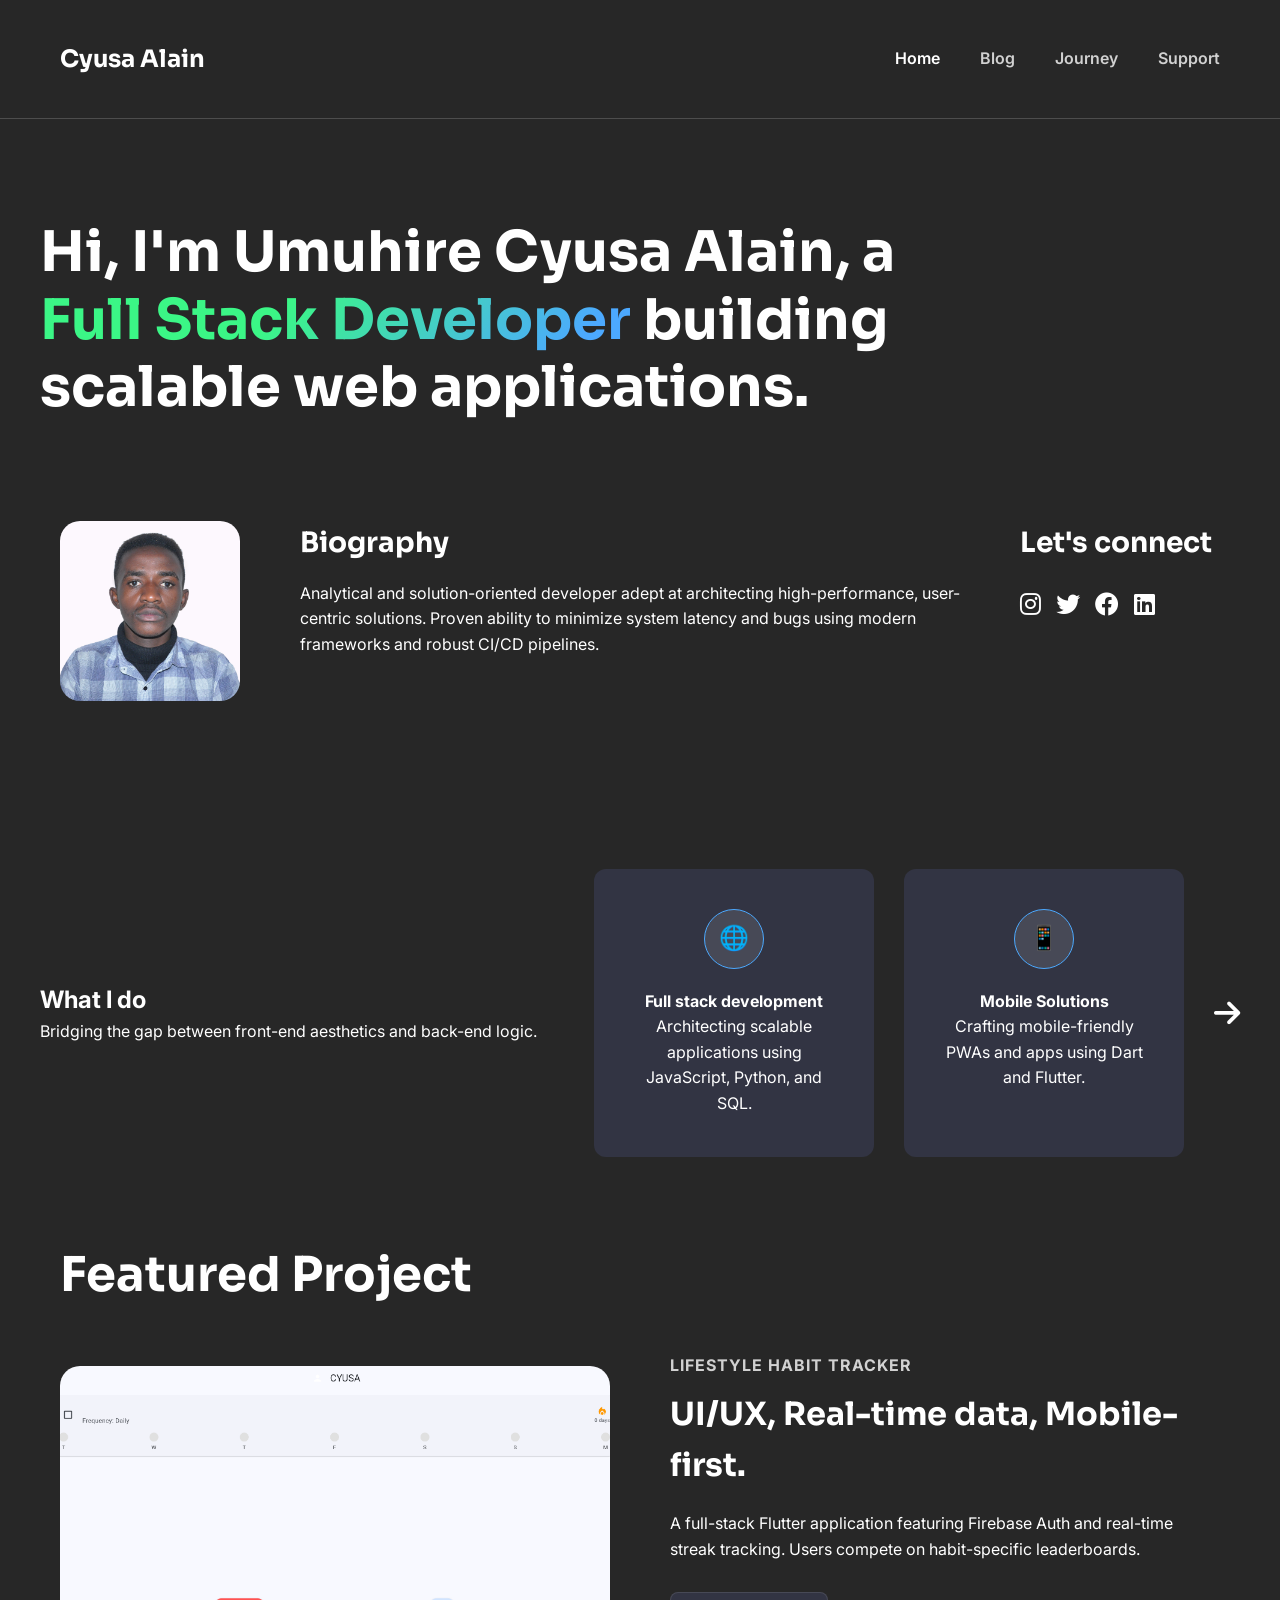
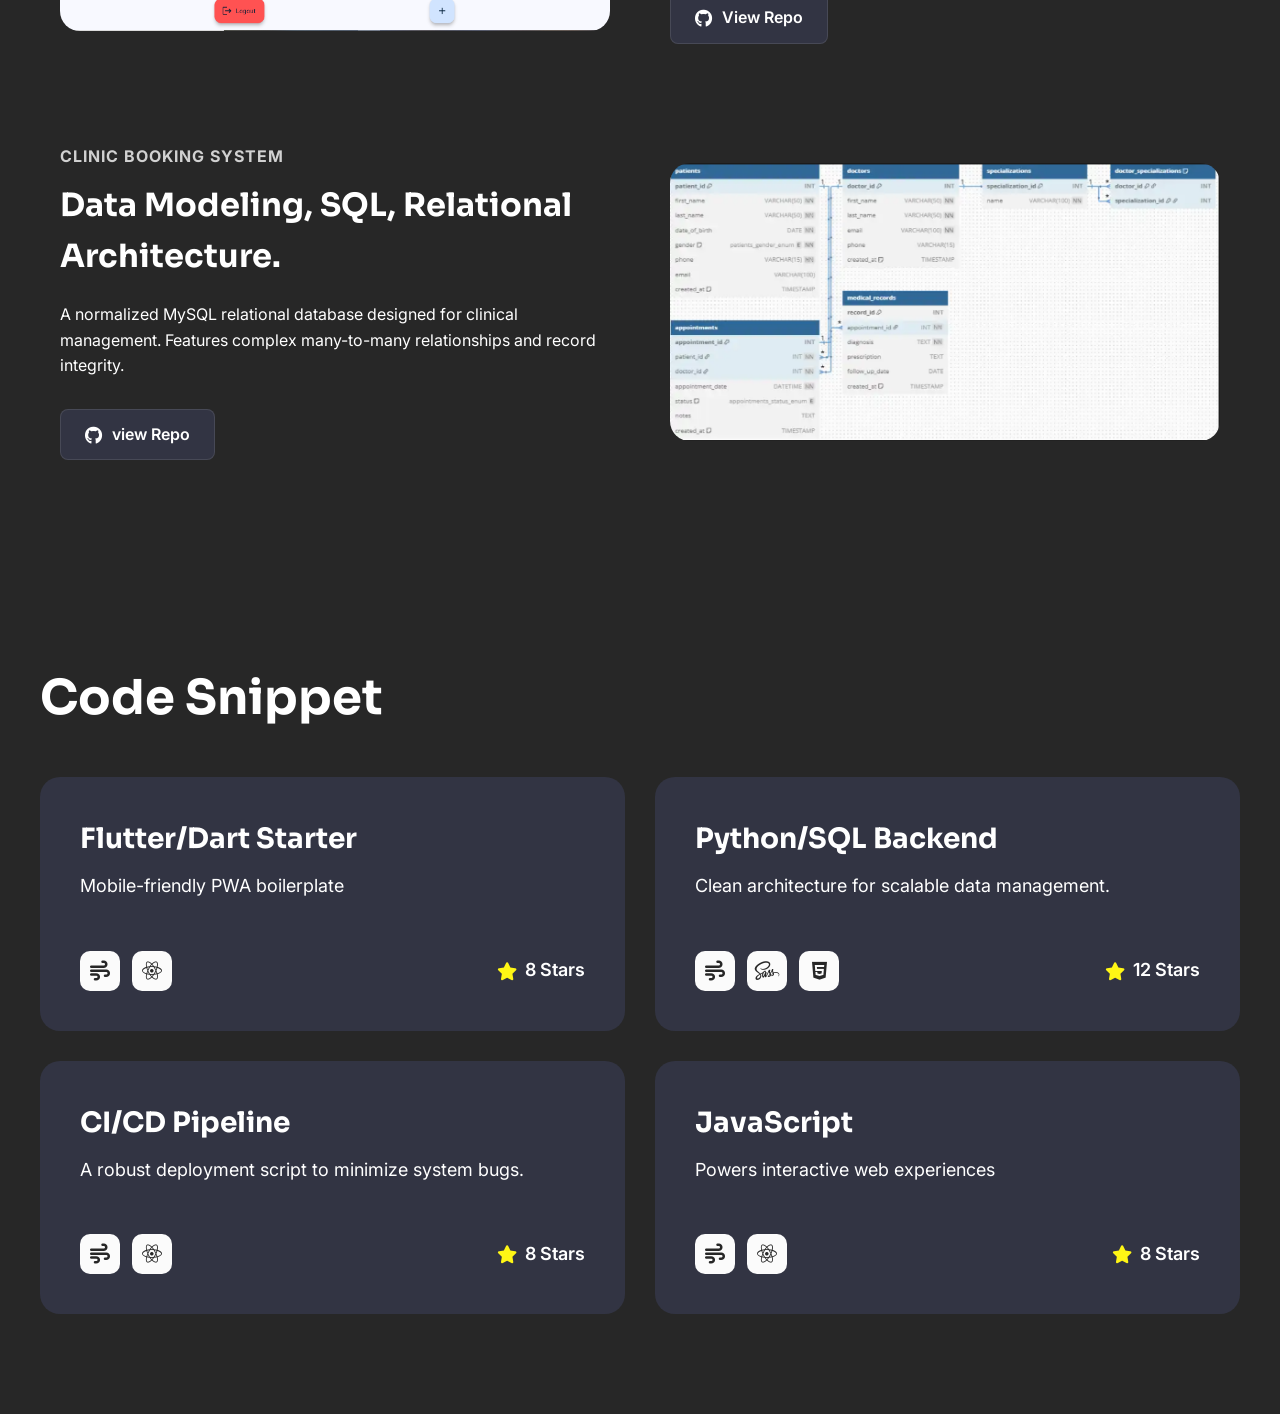
<file: index.html>
<!DOCTYPE html>
<html lang="en">
<head>
    <meta charset="UTF-8">
    <meta name="viewport" content="width=device-width, initial-scale=1.0">
    <title>Cyusa Alain | Full Stack Developer</title>
    <link rel="stylesheet" href="style.css">
    <link href="https://fonts.googleapis.com/css2?family=Inter:wght@400;600&family=Sora:wght@600;700&display=swap" rel="stylesheet">
    <link rel="stylesheet" href="https://cdnjs.cloudflare.com/ajax/libs/font-awesome/6.0.0/css/all.min.css">
</head>
<body>

    <nav class="navbar">
        <div class="container nav-content">
            <div class="logo">Cyusa Alain</div>
            <ul class="menu">
                <li><a href="#" class="active">Home</a></li>
                <li><a href="blog.html">Blog</a></li>
                <li><a href="journey.html">Journey</a></li>
                <li><a href="support.html" class="support-btn">Support</a></li>
            </ul>
        </div>
    </nav>

    <header class="hero container">
        <h1>Hi, I'm Umuhire Cyusa Alain, a <span>Full Stack Developer</span> building scalable web applications.</h1>
    </header>

    <section class="bio-section container">
        <div class="bio-grid">
            <div class="avatar-container">
                <img src="GREEN CARD.JPG" alt="Umuhire Cyusa Alain" class="avatar">
            </div>
            <div class="bio-text">
                <h2>Biography</h2>
                <p>Analytical and solution-oriented developer adept at architecting high-performance, user-centric solutions. Proven ability to minimize system latency and bugs using modern frameworks and robust CI/CD pipelines.</p>
            </div>
            <div class="connect">
                <h3>Let's connect</h3>
                <div class="social-icons">
                    <a href="https://www.instagram.com/wizzy_alain" target="_blank"><i class="fab fa-instagram"></i></a>
                    <a href="https://x.com/cyusa_umuhire" target="_blank"><i class="fab fa-twitter"></i></a>
                    <a href="#"><i class="fab fa-facebook"></i></a>
                    <a href="https://www.linkedin.com/in/cyusa-alain-9400772a5" target="_blank"><i class="fab fa-linkedin"></i></a>
                </div>
            </div>
        </div>
    </section>

    <section class="what-i-do container">
    <div class="what-i-do-flex-container">
        <div class="section-header">
            <h2>What I do</h2>
            <p>Bridging the gap between front-end aesthetics and back-end logic.</p>
        </div>
        
        <div class="services-wrapper">
            <div class="services-viewport">
                <div class="services-grid" id="servicesGrid">
                    <div class="service-card">
                        <div class="icon-circle">🌐</div>
                        <h4>Full stack development</h4>
                        <p>Architecting scalable applications using JavaScript, Python, and SQL.</p>
                    </div>
                    <div class="service-card">
                        <div class="icon-circle">📱</div>
                        <h4>Mobile Solutions</h4>
                        <p>Crafting mobile-friendly PWAs and apps using Dart and Flutter.</p>
                    </div>
                    <div class="service-card">
                        <div class="icon-circle">⚙️</div>
                        <h4>System Optimization</h4>
                        <p>Reducing latency and managing Linux-based server configurations.</p>
                    </div>
                </div>
            </div>
            <div class="scroll-arrow" id="cycleArrow">
                <i class="fas fa-arrow-right"></i>
            </div>
        </div>
    </div>
    </section>

    <section class="projects container">
        <h2 class="section-title">Featured Project</h2>
        
        <article class="project-card">
            <div class="project-img">
                <img src="Capture3.PNG" alt="Habit Tracker">
            </div>
            <div class="project-info">
                <span class="project-label">Lifestyle Habit Tracker</span>
                <h3>UI/UX, Real-time data, Mobile-first.</h3>
                <p>A full-stack Flutter application featuring Firebase Auth and real-time streak tracking. Users compete on habit-specific leaderboards.</p>
                <div class="project-links">
                    <a href="https://github.com/Cyusaalain/lifestyle" target="_blank" class="repo-btn">
                        <i class="fab fa-github"></i> View Repo
                    </a>
                </div>
        </article>

        <article class="project-card reverse">
            <div class="project-img">
                <img src="Capture4.PNG" alt="Clinic System">
            </div>
            <div class="project-info">
                <span class="project-label">Clinic Booking System</span>
                <h3>Data Modeling, SQL, Relational Architecture.</h3>
                <p>A normalized MySQL relational database designed for clinical management. Features complex many-to-many relationships and record integrity.</p>
                <div class="project-links">
                    <a href="https://github.com/Cyusaalain/clinic_booking_schema" target="_blank" class="repo-btn">
                        <i class="fab fa-github"></i>view Repo
                    </a>
                </div>
            </div>
        </article>
    </section>

    <section class="code-snippet container">
        <h2 class="section-title">Code Snippet</h2>
        <div class="snippet-grid">
            <div class="snippet-card">
                <h3>Flutter/Dart Starter</h3>
                <p>Mobile-friendly PWA boilerplate</p>
                <div class="snippet-footer">
                    <div class="tech-badges">
                        <span class="badge"><i class="fa-solid fa-wind"></i></span>
                        <span class="badge"><i class="fa-brands fa-react"></i></span>
                    </div>
                    <div class="star-rating">
                        <i class="fas fa-star"></i> 8 Stars
                    </div>
                </div>
            </div>
            <div class="snippet-card">
                <h3>Python/SQL Backend</h3>
                <p>Clean architecture for scalable data management.</p>
                <div class="snippet-footer">
                    <div class="tech-badges">
                        <span class="badge"><i class="fa-solid fa-wind"></i></span>
                        <span class="badge"><i class="fa-brands fa-sass"></i></span>
                        <span class="badge"><i class="fa-brands fa-html5"></i></span>
                    </div>
                    <div class="star-rating">
                        <i class="fas fa-star"></i> 12 Stars
                    </div>
                </div>
            </div>
            <div class="snippet-card">
                <h3>CI/CD Pipeline</h3>
                <p>A robust deployment script to minimize system bugs.</p>
                <div class="snippet-footer">
                    <div class="tech-badges">
                        <span class="badge"><i class="fa-solid fa-wind"></i></span>
                        <span class="badge"><i class="fa-brands fa-react"></i></span>
                    </div>
                    <div class="star-rating">
                        <i class="fas fa-star"></i> 8 Stars
                    </div>
                </div>
            </div>
            <div class="snippet-card">
                <h3>JavaScript</h3>
                <p>Powers interactive web experiences</p>
                <div class="snippet-footer">
                    <div class="tech-badges">
                        <span class="badge"><i class="fa-solid fa-wind"></i></span>
                        <span class="badge"><i class="fa-brands fa-react"></i></span>
                    </div>
                    <div class="star-rating">
                        <i class="fas fa-star"></i> 8 Stars
                    </div>
                </div>
            </div>
        </div>
    </section>
    <script src="script.js"></script>

</body>
</html>
</file>
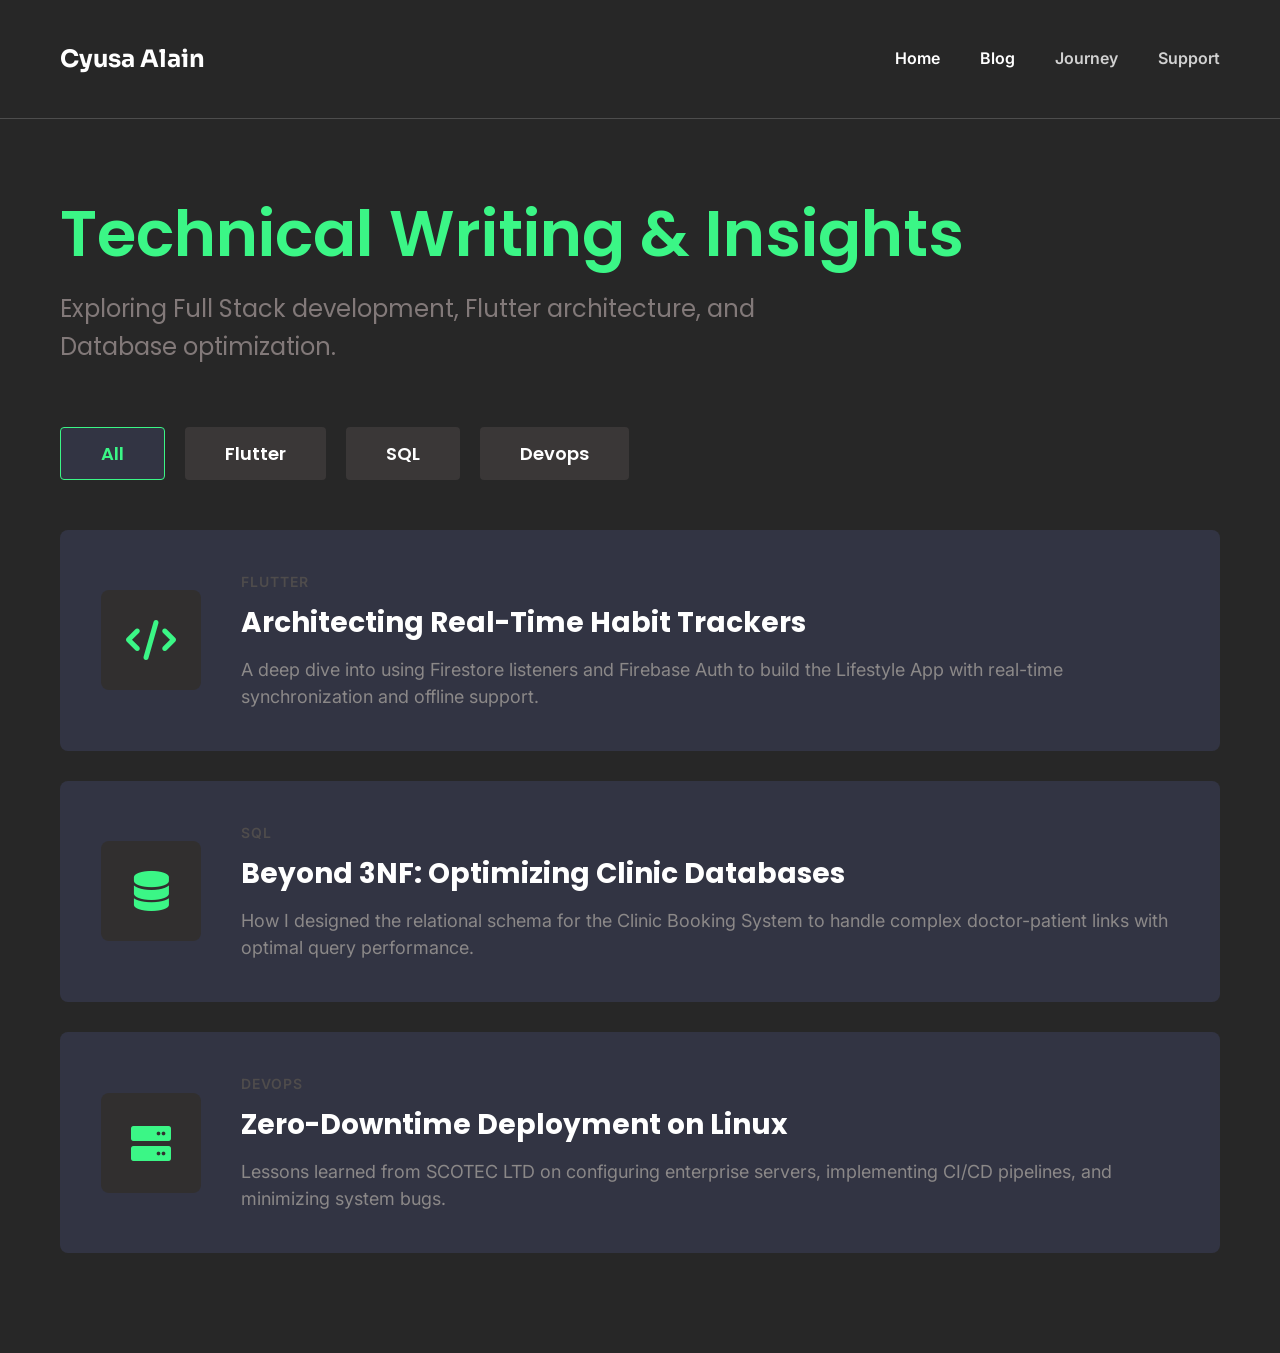
<file: blog.html>
<!DOCTYPE html>
<html lang="en">
<head>
    <meta charset="UTF-8">
    <meta name="viewport" content="width=device-width, initial-scale=1.0">
    <title>Blog | Cyusa Alain</title>
    <link rel="stylesheet" href="style.css">
    <link href="https://fonts.googleapis.com/css2?family=Inter:wght@400;600&family=Poppins:wght@600;700&family=Sora:wght@600;700&display=swap" rel="stylesheet">
    <link rel="stylesheet" href="https://cdnjs.cloudflare.com/ajax/libs/font-awesome/6.0.0/css/all.min.css">
</head>
<body class="blog-page">

    <nav class="navbar">
        <div class="container nav-content">
            <div class="logo">Cyusa Alain</div>
            <input type="checkbox" id="nav-check" class="nav-toggler">
            <label for="nav-check" class="hamburger">
              <i class="fas fa-bars"></i>
            </label>
            <ul class="menu">
                <li><a href="index.html" class="active">Home</a></li>
                <li><a href="#" class="active">Blog</a></li>
                <li><a href="journey.html">Journey</a></li>
                <li><a href="support.html" class="support-btn">Support</a></li>
            </ul>
        </div>
    </nav>

    <main class="container">
        <header class="blog-hero">
            <h1 class="blog-title">Technical Writing & Insights</h1>
            <p class="blog-subtitle">Exploring Full Stack development, Flutter architecture, and Database optimization.</p>
        </header>

        <div class="filters">
            <button class="filter-btn active" data-filter="all">All</button>
            <button class="filter-btn" data-filter="flutter">Flutter</button>
            <button class="filter-btn" data-filter="sql">SQL</button>
            <button class="filter-btn" data-filter="devops">Devops</button>
        </div>

        <div class="blog-list">
            
            <a href="post-flutter.html" class="blog-card" data-category="flutter">
                <div class="blog-icon-box">
                    <i class="fas fa-code"></i>
                </div>
                <div class="blog-content">
                    <span class="category-tag">Flutter</span>
                    <h2>Architecting Real-Time Habit Trackers</h2>
                    <p>A deep dive into using Firestore listeners and Firebase Auth to build the Lifestyle App with real-time synchronization and offline support.</p>
                </div>
            </a>

            <a href="post-sql.html" class="blog-card" data-category="sql">
                <div class="blog-icon-box">
                    <i class="fas fa-database"></i>
                </div>
                <div class="blog-content">
                    <span class="category-tag">SQL</span>
                    <h2>Beyond 3NF: Optimizing Clinic Databases</h2>
                    <p>How I designed the relational schema for the Clinic Booking System to handle complex doctor-patient links with optimal query performance.</p>
                </div>
            </a>

            <a href="post-devops.html" class="blog-card" data-category="devops">
                <div class="blog-icon-box">
                    <i class="fas fa-server"></i>
                </div>
                <div class="blog-content">
                    <span class="category-tag">Devops</span>
                    <h2>Zero-Downtime Deployment on Linux</h2>
                    <p>Lessons learned from SCOTEC LTD on configuring enterprise servers, implementing CI/CD pipelines, and minimizing system bugs.</p>
                </div>
            </a>

        </div>
    </main>

    <script src="blog-filter.js"></script>
</body>
</html>
</file>
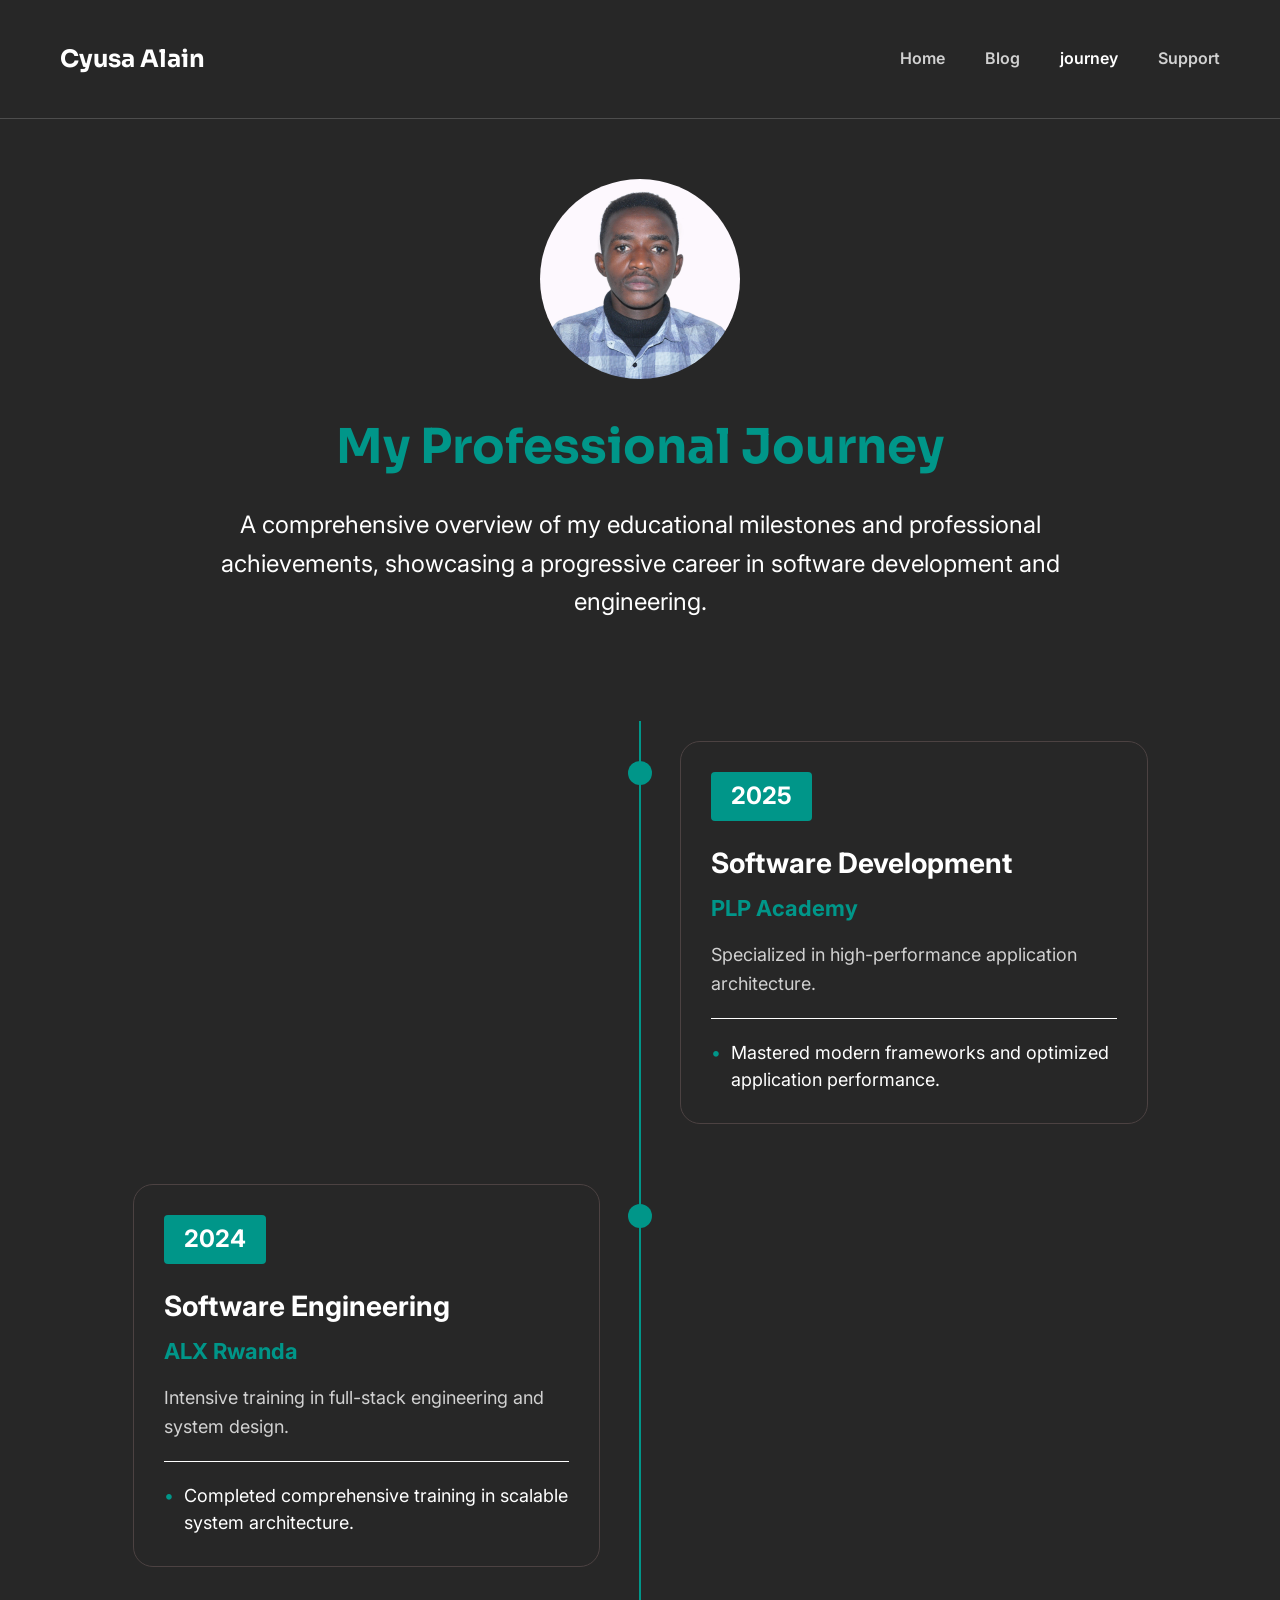
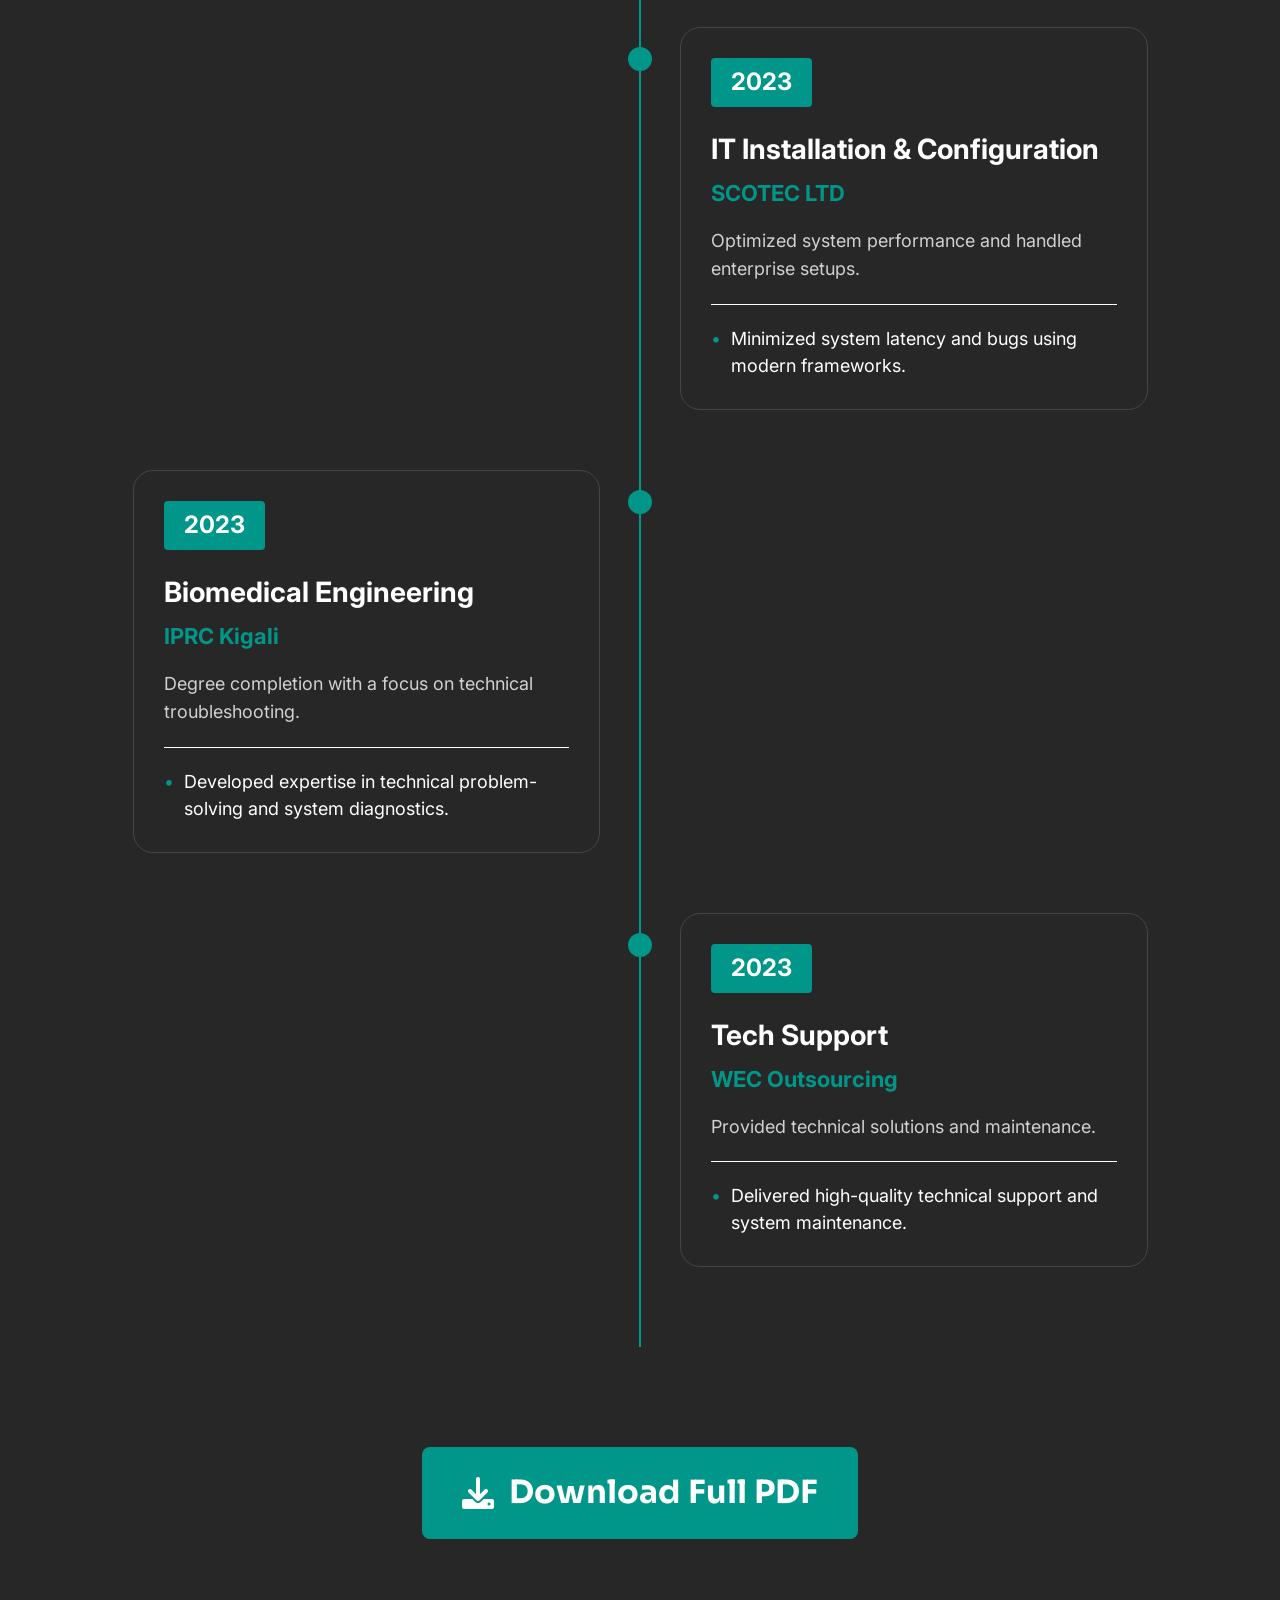
<file: journey.html>
<!DOCTYPE html>
<html lang="en">
<head>
    <meta charset="UTF-8">
    <meta name="viewport" content="width=device-width, initial-scale=1.0">
    <title>Journey | Cyusa Alain</title>
    <link rel="stylesheet" href="style.css">
    <link href="https://fonts.googleapis.com/css2?family=Inter:wght@400;600&family=Poppins:wght@700&family=Sora:wght@600;700&display=swap" rel="stylesheet">
    <link rel="stylesheet" href="https://cdnjs.cloudflare.com/ajax/libs/font-awesome/6.0.0/css/all.min.css">
</head>
<body class="journey-page">

    <nav class="navbar">
        <div class="container nav-content">
            <div class="logo">Cyusa Alain</div>
            <ul class="menu">
                <li><a href="index.html">Home</a></li>
                <li><a href="blog.html">Blog</a></li>
                <li><a href="#" class="active">journey</a></li>
                <li><a href="support.html" class="support-btn">Support</a></li>
            </ul>
        </div>
    </nav>

    <main class="container">
        <section class="journey-header">
            <div class="journey-avatar">
                <img src="GREEN CARD.JPG" alt="Cyusa Alain">
            </div>
            <h1 class="journey-main-title">My Professional Journey</h1>
            <p class="journey-subtitle">
                A comprehensive overview of my educational milestones and professional achievements, showcasing a progressive career in software development and engineering.
            </p>
        </section>

        <section class="timeline-container">
            <div class="timeline-line"></div>

            <div class="timeline-item right">
                <div class="timeline-dot"></div>
                <div class="timeline-card">
                    <span class="year-label">2025</span>
                    <h4>Software Development</h4>
                    <h5>PLP Academy</h5>
                    <p>Specialized in high-performance application architecture.</p>
                    <hr>
                    <ul>
                        <li>Mastered modern frameworks and optimized application performance.</li>
                    </ul>
                </div>
            </div>

            <div class="timeline-item left">
                <div class="timeline-dot"></div>
                <div class="timeline-card">
                    <span class="year-label">2024</span>
                    <h4>Software Engineering</h4>
                    <h5>ALX Rwanda</h5>
                    <p>Intensive training in full-stack engineering and system design.</p>
                    <hr>
                    <ul>
                        <li>Completed comprehensive training in scalable system architecture.</li>
                    </ul>
                </div>
            </div>

            <div class="timeline-item right">
                <div class="timeline-dot"></div>
                <div class="timeline-card">
                    <span class="year-label">2023</span>
                    <h4>IT Installation & Configuration</h4>
                    <h5>SCOTEC LTD</h5>
                    <p>Optimized system performance and handled enterprise setups.</p>
                    <hr>
                    <ul>
                        <li>Minimized system latency and bugs using modern frameworks.</li>
                    </ul>
                </div>
            </div>

            <div class="timeline-item left">
                <div class="timeline-dot"></div>
                <div class="timeline-card">
                    <span class="year-label">2023</span>
                    <h4>Biomedical Engineering</h4>
                    <h5>IPRC Kigali</h5>
                    <p>Degree completion with a focus on technical troubleshooting.</p>
                    <hr>
                    <ul>
                        <li>Developed expertise in technical problem-solving and system diagnostics.</li>
                    </ul>
                </div>
            </div>

            <div class="timeline-item right">
                <div class="timeline-dot"></div>
                <div class="timeline-card">
                    <span class="year-label">2023</span>
                    <h4>Tech Support</h4>
                    <h5>WEC Outsourcing</h5>
                    <p>Provided technical solutions and maintenance.</p>
                    <hr>
                    <ul>
                        <li>Delivered high-quality technical support and system maintenance.</li>
                    </ul>
                </div>
            </div>
        </section>

        <div class="download-section">
            <a href="resume.pdf" class="download-btn" download>
                <i class="fas fa-download"></i> Download Full PDF
            </a>
        </div>
    </main>

</body>
</html>
</file>
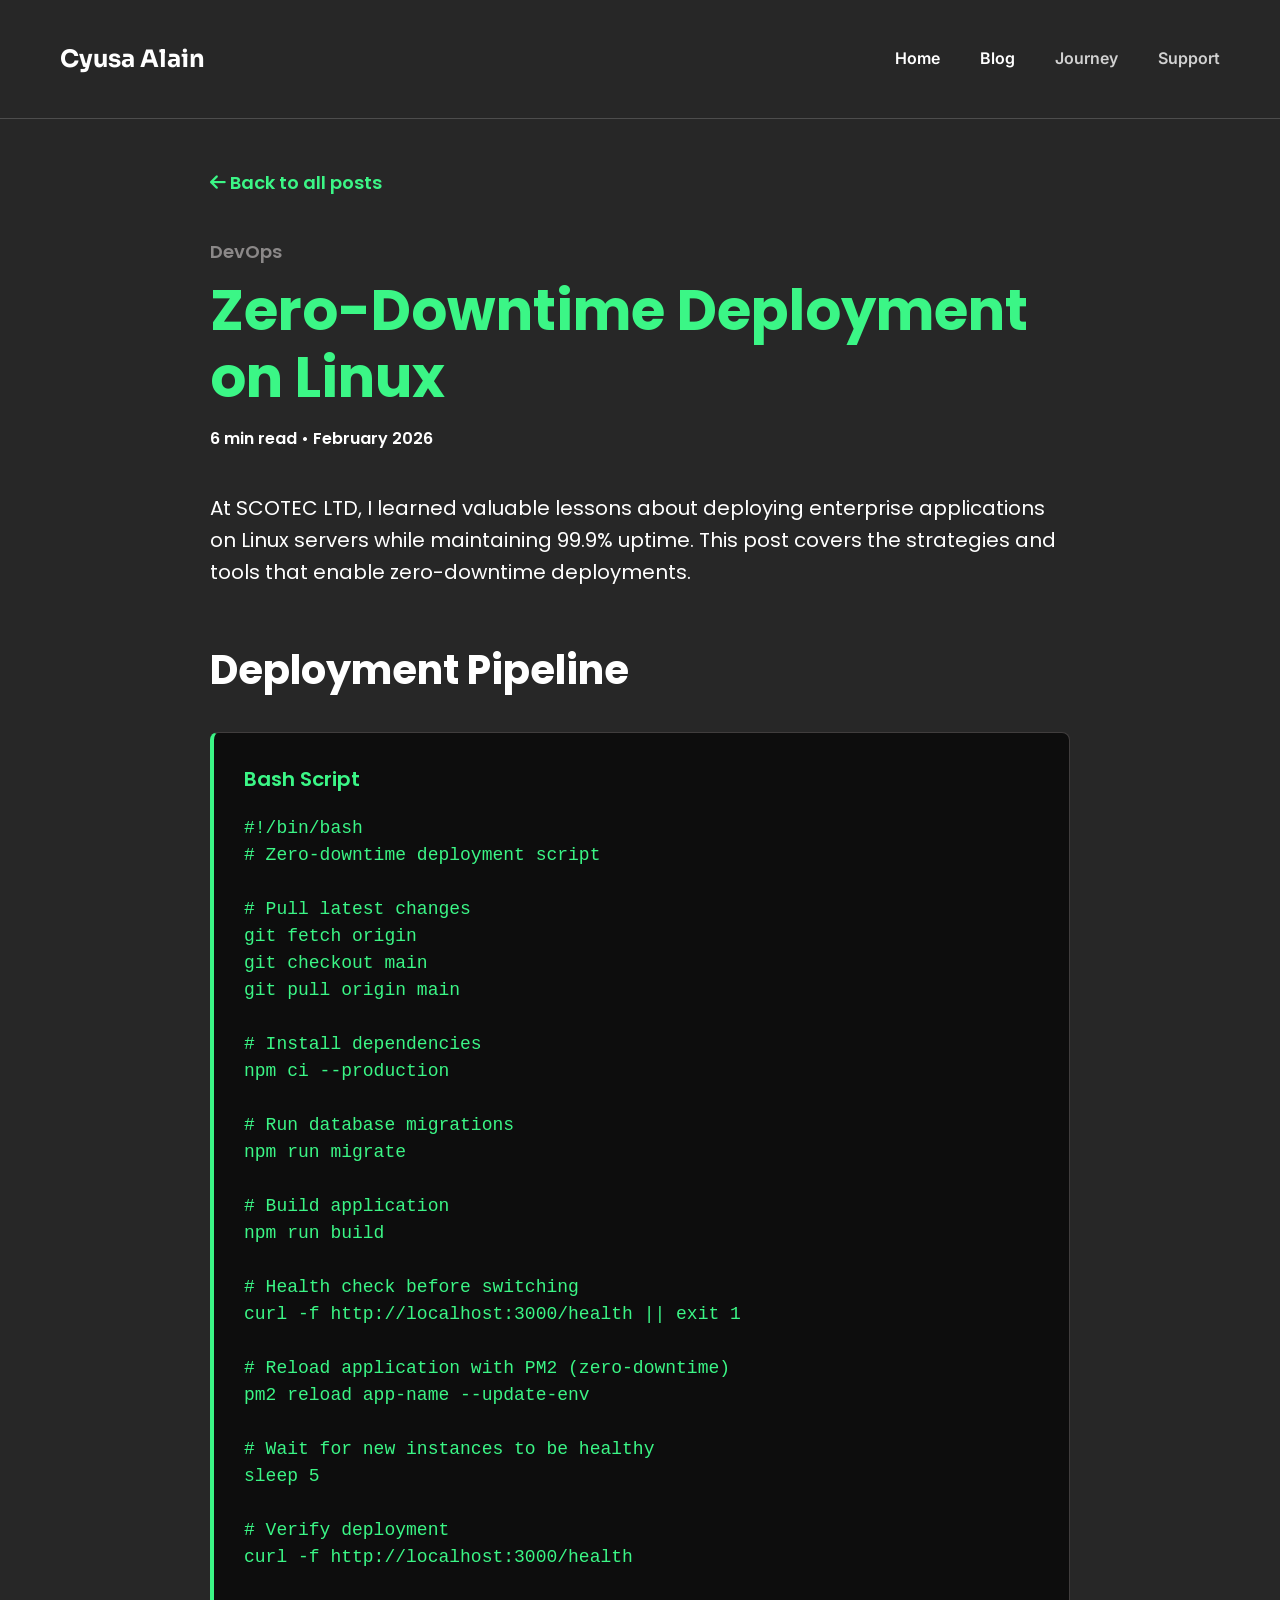
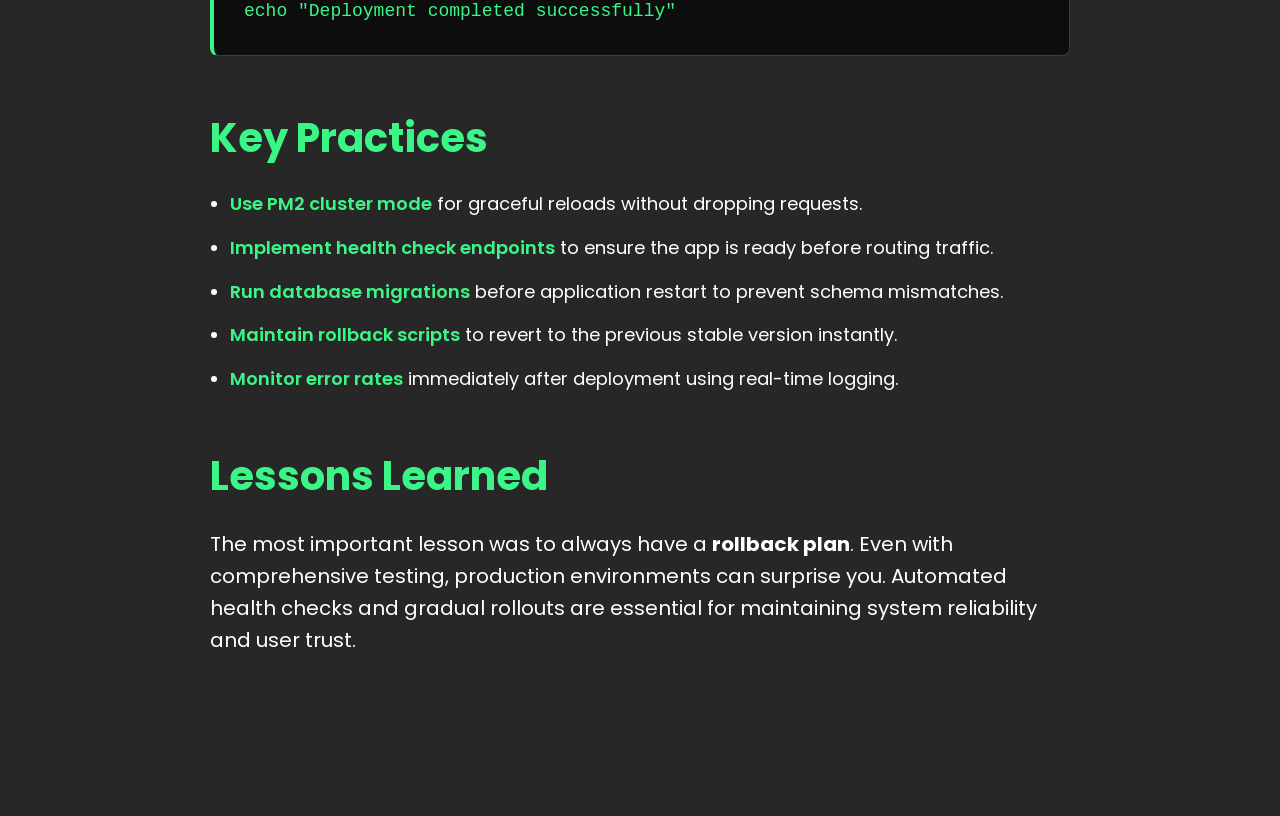
<file: post-devops.html>
<!DOCTYPE html>
<html lang="en">
<head>
    <meta charset="UTF-8">
    <meta name="viewport" content="width=device-width, initial-scale=1.0">
    <title>Zero-Downtime Deployment | Cyusa Alain</title>
    <link rel="stylesheet" href="style.css">
    <link href="https://fonts.googleapis.com/css2?family=Inter:wght@400;600&family=Poppins:wght@600;700&family=Sora:wght@600;700&display=swap" rel="stylesheet">
    <link rel="stylesheet" href="https://cdnjs.cloudflare.com/ajax/libs/font-awesome/6.0.0/css/all.min.css">
</head>
<body class="post-page">

    <nav class="navbar">
        <div class="container nav-content">
            <div class="logo">Cyusa Alain</div>
            <ul class="menu">
                <li><a href="index.html" class="active">Home</a></li>
                <li><a href="#" class="active">Blog</a></li>
                <li><a href="journey.html">Journey</a></li>
                <li><a href="support.html" class="support-btn">Support</a></li>
            </ul>
        </div>
    </nav>

    <main class="container post-container">
        <a href="blog.html" class="back-link">
            <i class="fas fa-arrow-left"></i> Back to all posts
        </a>

        <article class="post-content">
            <span class="post-category" style="color: #8B8888;">DevOps</span>
            <h1 class="post-main-title">Zero-Downtime Deployment on Linux</h1>
            <div class="post-meta">6 min read • February 2026</div>

            <p class="post-intro">
                At SCOTEC LTD, I learned valuable lessons about deploying enterprise applications on Linux servers while maintaining 99.9% uptime. This post covers the strategies and tools that enable zero-downtime deployments.
            </p>

            <h2 class="post-section-title white-text">Deployment Pipeline</h2>

            <div class="code-block-wrapper terminal-style">
                <div class="code-header">Bash Script</div>
                <pre class="code-box">
<code>#!/bin/bash
# Zero-downtime deployment script

# Pull latest changes
git fetch origin
git checkout main
git pull origin main

# Install dependencies
npm ci --production

# Run database migrations
npm run migrate

# Build application
npm run build

# Health check before switching
curl -f http://localhost:3000/health || exit 1

# Reload application with PM2 (zero-downtime)
pm2 reload app-name --update-env

# Wait for new instances to be healthy
sleep 5

# Verify deployment
curl -f http://localhost:3000/health

echo "Deployment completed successfully"</code></pre>
            </div>

            <h2 class="post-section-title">Key Practices</h2>
            <ul class="post-list">
                <li><strong>Use PM2 cluster mode</strong> for graceful reloads without dropping requests.</li>
                <li><strong>Implement health check endpoints</strong> to ensure the app is ready before routing traffic.</li>
                <li><strong>Run database migrations</strong> before application restart to prevent schema mismatches.</li>
                <li><strong>Maintain rollback scripts</strong> to revert to the previous stable version instantly.</li>
                <li><strong>Monitor error rates</strong> immediately after deployment using real-time logging.</li>
            </ul>

            <h2 class="post-section-title">Lessons Learned</h2>
            <p>
                The most important lesson was to always have a <strong>rollback plan</strong>. Even with comprehensive testing, production environments can surprise you. Automated health checks and gradual rollouts are essential for maintaining system reliability and user trust.
            </p>
        </article>
    </main>

</body>
</html>
</file>
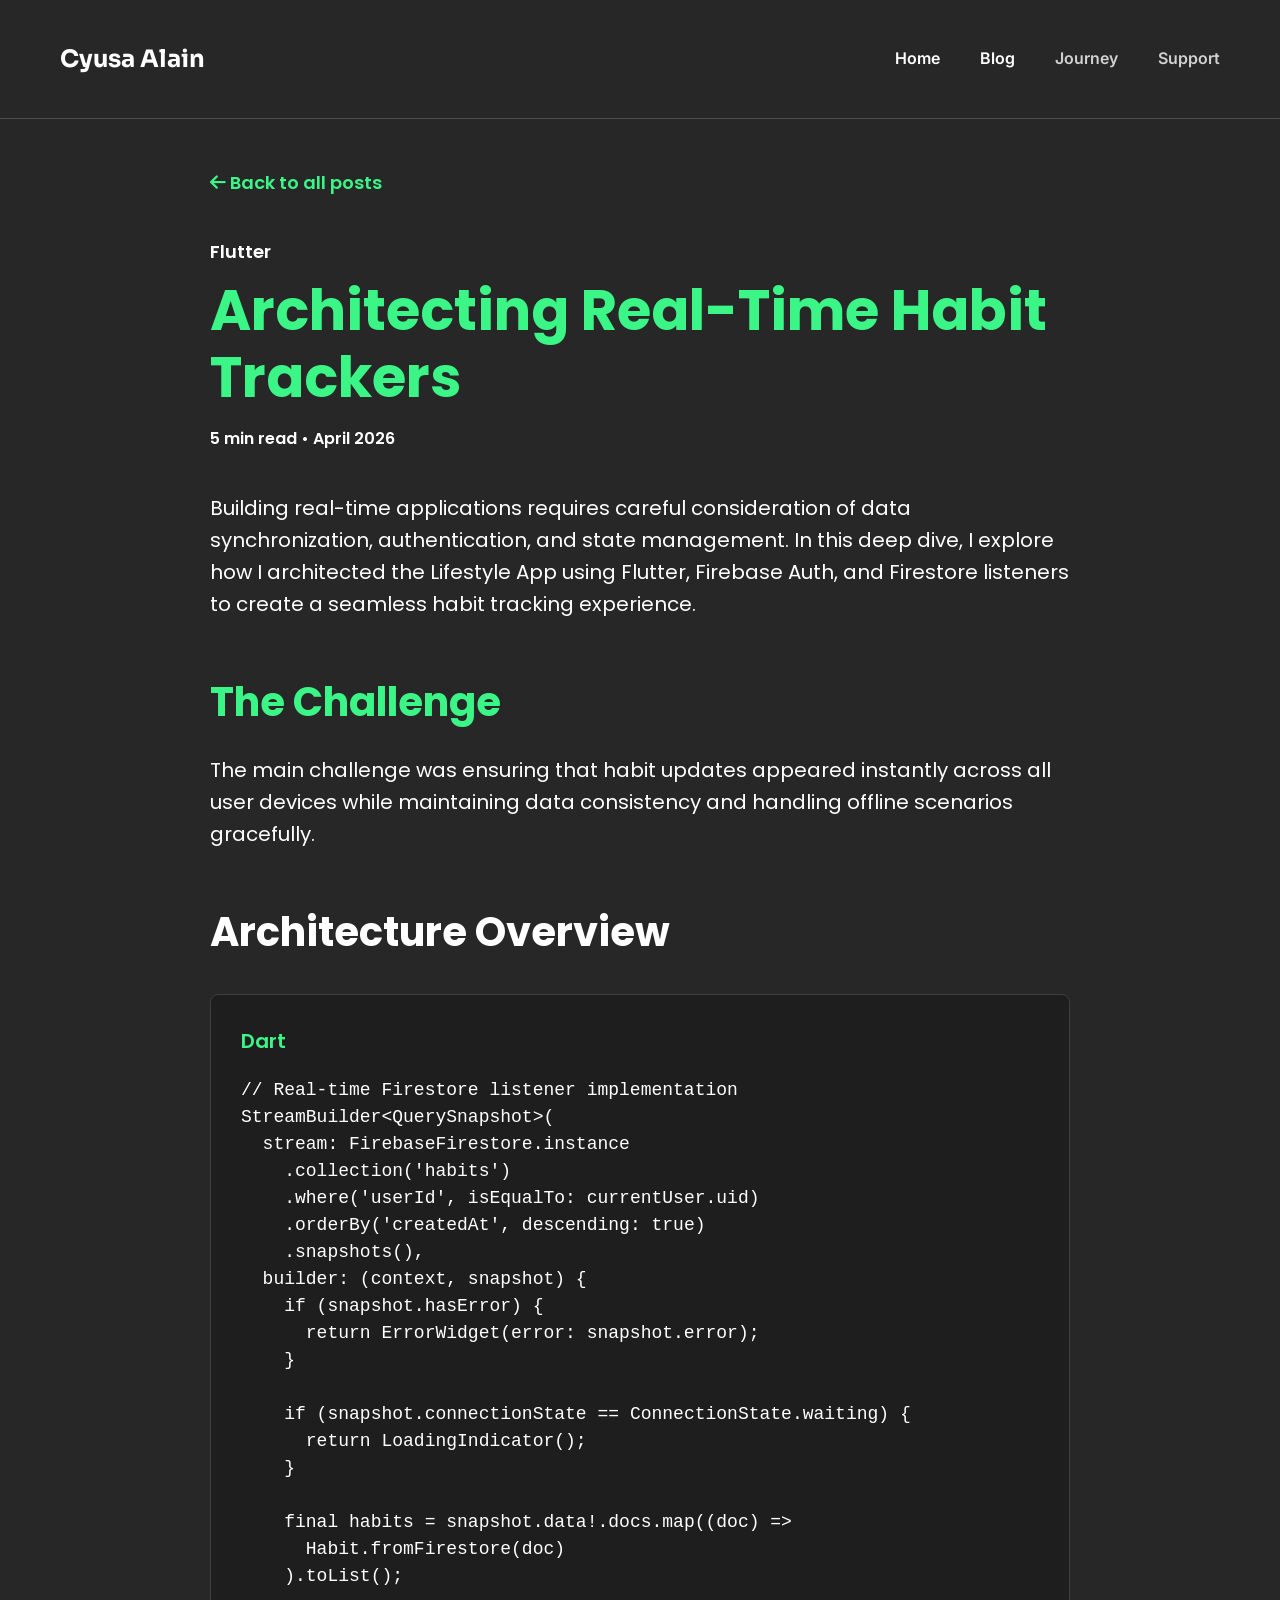
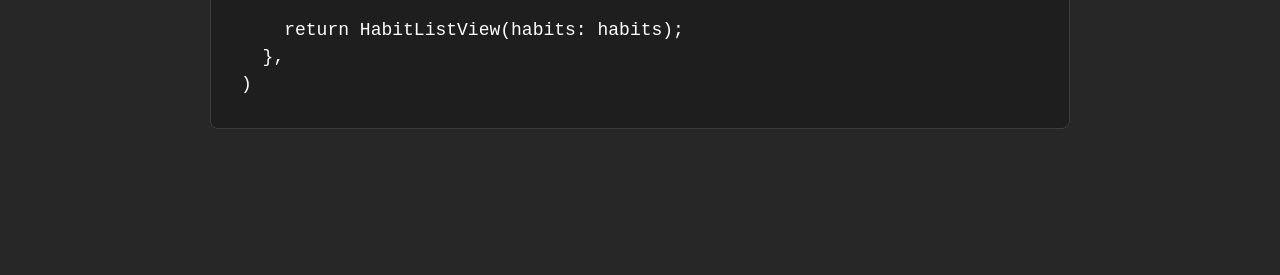
<file: post-flutter.html>
<!DOCTYPE html>
<html lang="en">
<head>
    <meta charset="UTF-8">
    <meta name="viewport" content="width=device-width, initial-scale=1.0">
    <title>Post | Cyusa Alain</title>
    <link rel="stylesheet" href="style.css">
    <link href="https://fonts.googleapis.com/css2?family=Inter:wght@400;600&family=Poppins:wght@600;700&family=Sora:wght@600;700&display=swap" rel="stylesheet">
    <link rel="stylesheet" href="https://cdnjs.cloudflare.com/ajax/libs/font-awesome/6.0.0/css/all.min.css">
</head>
<body class="post-page">

    <nav class="navbar">
        <div class="container nav-content">
            <div class="logo">Cyusa Alain</div>
            <ul class="menu">
                <li><a href="index.html" class="active">Home</a></li>
                <li><a href="#" class="active">Blog</a></li>
                <li><a href="journey.html">Journey</a></li>
                <li><a href="support.html" class="support-btn">Support</a></li>
            </ul>
        </div>
    </nav>

    <main class="container post-container">
        <a href="blog.html" class="back-link">
            <i class="fas fa-arrow-left"></i> Back to all posts
        </a>

        <article class="post-content">
            <span class="post-category">Flutter</span>
            <h1 class="post-main-title">Architecting Real-Time Habit Trackers</h1>
            <div class="post-meta">5 min read • April 2026</div>

            <p class="post-intro">
                Building real-time applications requires careful consideration of data synchronization, authentication, and state management. In this deep dive, I explore how I architected the Lifestyle App using Flutter, Firebase Auth, and Firestore listeners to create a seamless habit tracking experience.
            </p>

            <h2 class="post-section-title">The Challenge</h2>
            <p>The main challenge was ensuring that habit updates appeared instantly across all user devices while maintaining data consistency and handling offline scenarios gracefully.</p>

            <h2 class="post-section-title white-text">Architecture Overview</h2>

            <div class="code-block-wrapper">
                <div class="code-header">Dart</div>
                <pre class="code-box">
<code>// Real-time Firestore listener implementation
StreamBuilder&lt;QuerySnapshot&gt;(
  stream: FirebaseFirestore.instance
    .collection('habits')
    .where('userId', isEqualTo: currentUser.uid)
    .orderBy('createdAt', descending: true)
    .snapshots(),
  builder: (context, snapshot) {
    if (snapshot.hasError) {
      return ErrorWidget(error: snapshot.error);
    }
    
    if (snapshot.connectionState == ConnectionState.waiting) {
      return LoadingIndicator();
    }

    final habits = snapshot.data!.docs.map((doc) => 
      Habit.fromFirestore(doc)
    ).toList();

    return HabitListView(habits: habits);
  },
)</code></pre>
            </div>
        </article>
    </main>

</body>
</html>
</file>
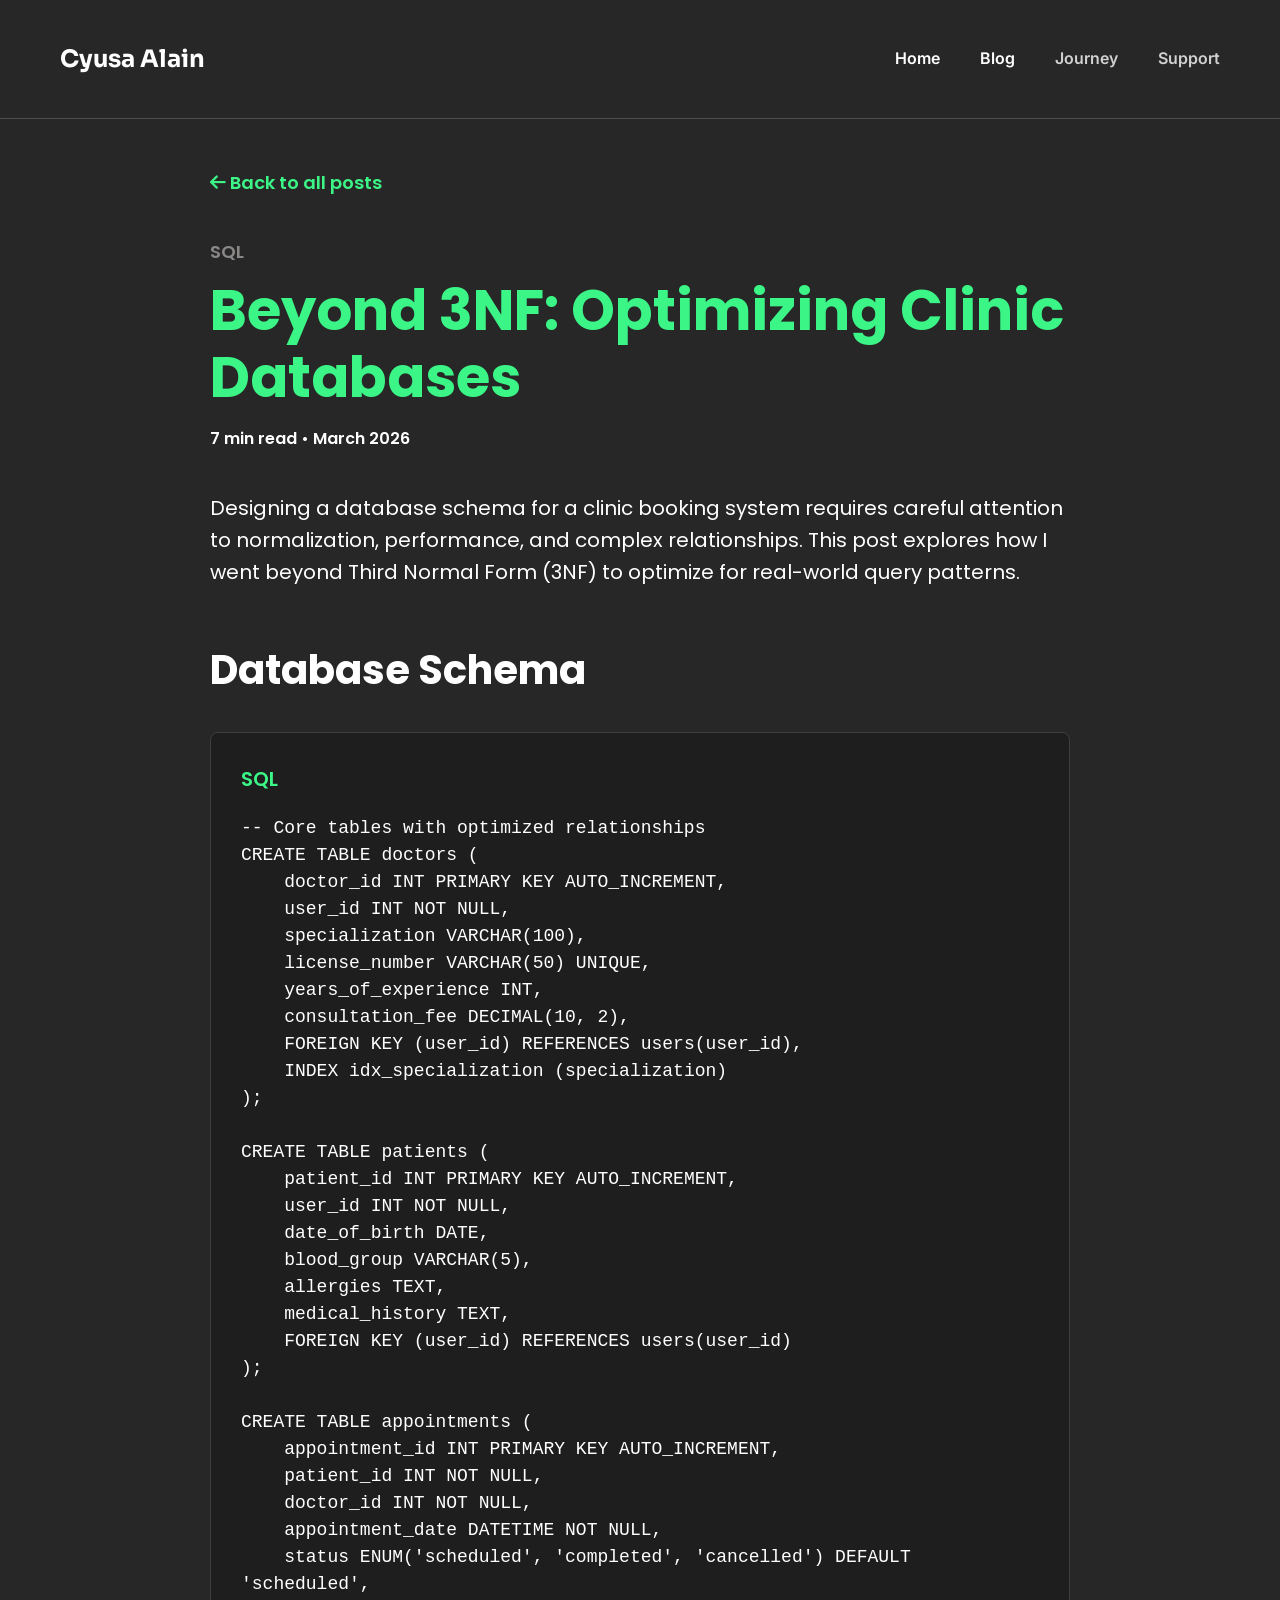
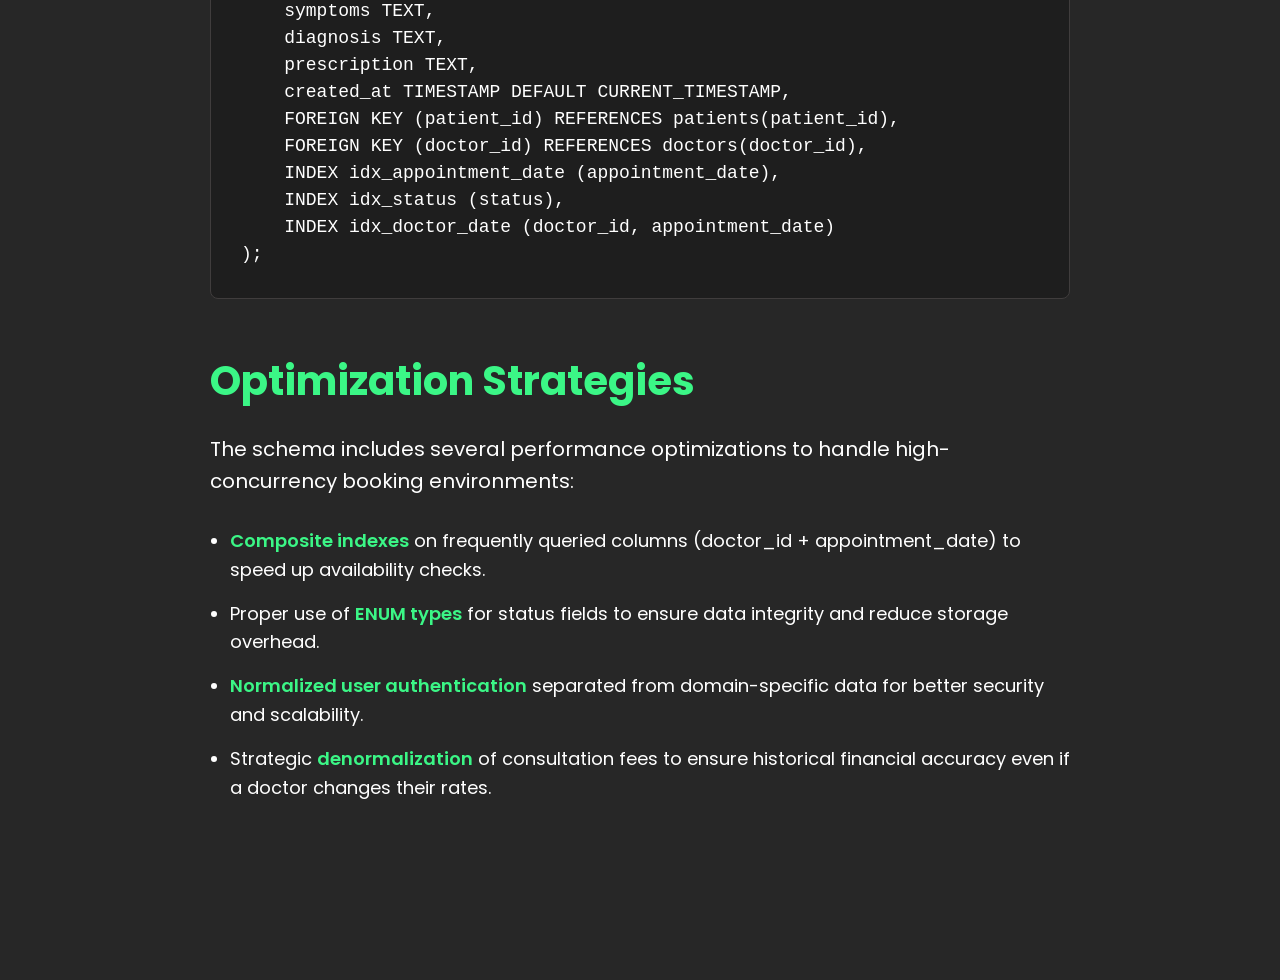
<file: post-sql.html>
<!DOCTYPE html>
<html lang="en">
<head>
    <meta charset="UTF-8">
    <meta name="viewport" content="width=device-width, initial-scale=1.0">
    <title>Beyond 3NF | Cyusa Alain</title>
    <link rel="stylesheet" href="style.css">
    <link href="https://fonts.googleapis.com/css2?family=Inter:wght@400;600&family=Poppins:wght@600;700&family=Sora:wght@600;700&display=swap" rel="stylesheet">
    <link rel="stylesheet" href="https://cdnjs.cloudflare.com/ajax/libs/font-awesome/6.0.0/css/all.min.css">
</head>
<body class="post-page">

    <nav class="navbar">
        <div class="container nav-content">
            <div class="logo">Cyusa Alain</div>
            <ul class="menu">
                <li><a href="index.html" class="active">Home</a></li>
                <li><a href="#" class="active">Blog</a></li>
                <li><a href="journey.html">Journey</a></li>
                <li><a href="support.html" class="support-btn">Support</a></li>
            </ul>
        </div>
    </nav>

    <main class="container post-container">
        <a href="blog.html" class="back-link">
            <i class="fas fa-arrow-left"></i> Back to all posts
        </a>

        <article class="post-content">
            <span class="post-category" style="color: #8B8888;">SQL</span>
            <h1 class="post-main-title">Beyond 3NF: Optimizing Clinic Databases</h1>
            <div class="post-meta">7 min read • March 2026</div>

            <p class="post-intro">
                Designing a database schema for a clinic booking system requires careful attention to normalization, performance, and complex relationships. This post explores how I went beyond Third Normal Form (3NF) to optimize for real-world query patterns.
            </p>

            <h2 class="post-section-title white-text">Database Schema</h2>

            <div class="code-block-wrapper">
                <div class="code-header">SQL</div>
                <pre class="code-box">
<code>-- Core tables with optimized relationships
CREATE TABLE doctors (
    doctor_id INT PRIMARY KEY AUTO_INCREMENT,
    user_id INT NOT NULL,
    specialization VARCHAR(100),
    license_number VARCHAR(50) UNIQUE,
    years_of_experience INT,
    consultation_fee DECIMAL(10, 2),
    FOREIGN KEY (user_id) REFERENCES users(user_id),
    INDEX idx_specialization (specialization)
);

CREATE TABLE patients (
    patient_id INT PRIMARY KEY AUTO_INCREMENT,
    user_id INT NOT NULL,
    date_of_birth DATE,
    blood_group VARCHAR(5),
    allergies TEXT,
    medical_history TEXT,
    FOREIGN KEY (user_id) REFERENCES users(user_id)
);

CREATE TABLE appointments (
    appointment_id INT PRIMARY KEY AUTO_INCREMENT,
    patient_id INT NOT NULL,
    doctor_id INT NOT NULL,
    appointment_date DATETIME NOT NULL,
    status ENUM('scheduled', 'completed', 'cancelled') DEFAULT 'scheduled',
    symptoms TEXT,
    diagnosis TEXT,
    prescription TEXT,
    created_at TIMESTAMP DEFAULT CURRENT_TIMESTAMP,
    FOREIGN KEY (patient_id) REFERENCES patients(patient_id),
    FOREIGN KEY (doctor_id) REFERENCES doctors(doctor_id),
    INDEX idx_appointment_date (appointment_date),
    INDEX idx_status (status),
    INDEX idx_doctor_date (doctor_id, appointment_date)
);</code></pre>
            </div>

            <h2 class="post-section-title">Optimization Strategies</h2>
            <p>The schema includes several performance optimizations to handle high-concurrency booking environments:</p>
            <ul class="post-list">
                <li><strong>Composite indexes</strong> on frequently queried columns (doctor_id + appointment_date) to speed up availability checks.</li>
                <li>Proper use of <strong>ENUM types</strong> for status fields to ensure data integrity and reduce storage overhead.</li>
                <li><strong>Normalized user authentication</strong> separated from domain-specific data for better security and scalability.</li>
                <li>Strategic <strong>denormalization</strong> of consultation fees to ensure historical financial accuracy even if a doctor changes their rates.</li>
            </ul>
        </article>
    </main>

</body>
</html>
</file>
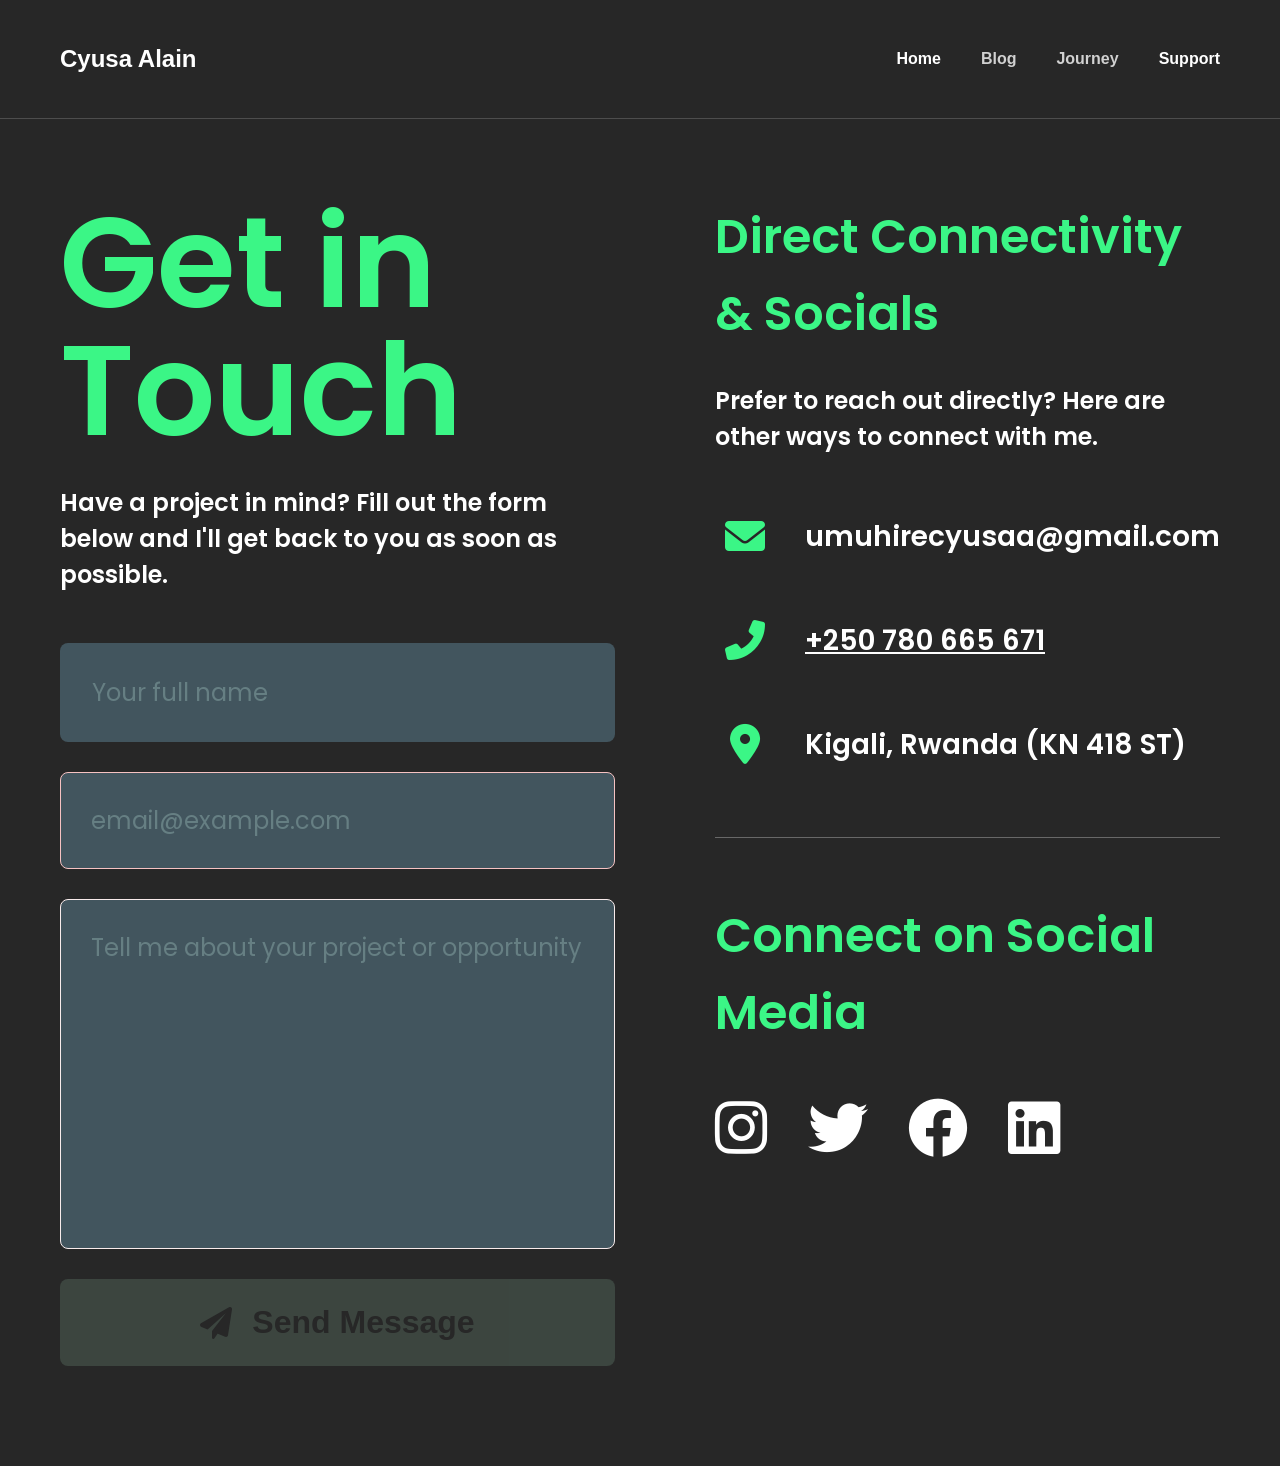
<file: support.html>
<!DOCTYPE html>
<html lang="en">
<head>
    <meta charset="UTF-8">
    <meta name="viewport" content="width=device-width, initial-scale=1.0">
    <title>Support & Contact | Cyusa Alain</title>
    <link rel="stylesheet" href="style.css">
    <link href="https://fonts.googleapis.com/css2?family=Poppins:wght@600;700&display=swap" rel="stylesheet">
    <link rel="stylesheet" href="https://cdnjs.cloudflare.com/ajax/libs/font-awesome/6.0.0/css/all.min.css">
</head>
<body class="support-page">

    <nav class="navbar">
        <div class="container nav-content">
            <div class="logo">Cyusa Alain</div>
            <ul class="menu">
                <li><a href="index.html" class="active">Home</a></li>
                <li><a href="blog.html">Blog</a></li>
                <li><a href="journey.html">Journey</a></li>
                <li><a href="#" class="active">Support</a></li>
            </ul>
        </div>
    </nav>

    <main class="container support-layout">
        <section class="contact-form-section">
            <h1 class="support-title">Get in Touch</h1>
            <p class="support-intro">Have a project in mind? Fill out the form below and I'll get back to you as soon as possible.</p>
            
            <form 
                class="support-form" 
                id="contactForm" 
                action="https://formspree.io/f/xwvwywvn" 
                method="POST"
            >
                <input type="text" id="userName" name="Full Name" placeholder="Your full name" class="form-input" required>
                
                <input type="email" id="userEmail" name="Email Address" placeholder="email@example.com" class="form-input" style="border: 1px solid #F6C2C2;" required>
                
                <textarea id="userMessage" name="Project Details" placeholder="Tell me about your project or opportunity" class="form-input textarea" style="border: 1px solid #F8EBEB;" required></textarea>
                
                <button type="submit" id="submitBtn" class="submit-btn" disabled>
                    <i class="fas fa-paper-plane"></i> Send Message
                </button>
            </form>
        </section>

        <section class="direct-contact-section">
            <h2 class="support-subtitle">Direct Connectivity & Socials</h2>
            <p class="support-intro">Prefer to reach out directly? Here are other ways to connect with me.</p>

            <div class="contact-info-list">
                <div class="contact-item">
                    <div class="support-icon-box"><i class="fas fa-envelope"></i></div>
                    <div class="contact-text">umuhirecyusaa@gmail.com</div>
                </div>
                <div class="contact-item">
                    <div class="support-icon-box"><i class="fas fa-phone-alt"></i></div>
                    <div class="contact-text underline">+250 780 665 671</div>
                </div>
                <div class="contact-item">
                    <div class="support-icon-box"><i class="fas fa-map-marker-alt"></i></div>
                    <div class="contact-text">Kigali, Rwanda (KN 418 ST)</div>
                </div>
            </div>

            <hr class="support-divider">

            <h3 class="social-header">Connect on Social Media</h3>
            <div class="social-grid">
                <a href="https://www.instagram.com/wizzy_alain" target="_blank"><i class="fab fa-instagram"></i></a>
                <a href="https://x.com/cyusa_umuhire" target="_blank"><i class="fab fa-twitter"></i></a>
                <a href="#"><i class="fab fa-facebook"></i></a>
                <a href="https://www.linkedin.com/in/cyusa-alain-9400772a5" target="_blank"><i class="fab fa-linkedin"></i></a>
            </div>
        </section>
    </main>
    <div id="toast" class="toast">Message Sent! I'll get back to you soon.</div>

    <script src="support-logic.js"></script>

</body>
</html>
</file>
<file: style.css>
:root {
    --bg-color: #272727;
    --card-bg: #323443;
    --text-main: #FFFFFF;
    --text-dim: #D1D1D1;
    --accent-gradient: linear-gradient(134deg, #3BF686 40%, #4CA9FF 90%);
}

* {
    margin: 0;
    padding: 0;
    box-sizing: border-box;
}

body {
    background-color: var(--bg-color);
    color: var(--text-main);
    font-family: 'Inter', sans-serif;
    line-height: 1.6;
    overflow-x: hidden;
}

.container {
    max-width: 1200px;
    margin: 0 auto;
    padding: 0 20px;
}

/* Navbar */
.navbar {
    padding: 40px 0;
    border-bottom: 1px solid #4D4D4D;
}

.nav-content {
    display: flex;
    justify-content: space-between;
    align-items: center;
}

.logo {
    font-family: 'Sora', sans-serif;
    font-size: 24px;
    font-weight: 700;
}

.menu {
    display: flex;
    list-style: none;
    gap: 40px;
}

.menu a {
    text-decoration: none;
    color: var(--text-dim);
    font-weight: 600;
    transition: 0.3s;
}

.menu a.active, .menu a:hover {
    color: var(--text-main);
}

/* Hero Section */
.hero {
    padding: 100px 0;
}

.hero h1 {
    font-family: 'Sora', sans-serif;
    font-size: clamp(32px, 5vw, 56px);
    line-height: 1.2;
    max-width: 900px;
}

.hero h1 span {
    background: var(--accent-gradient);
    -webkit-background-clip: text;
    -webkit-text-fill-color: transparent;
}

/* Bio Section */
.bio-grid {
    display: grid;
    grid-template-columns: 200px 1fr 200px;
    gap: 40px;
    align-items: start;
    padding-bottom: 80px;
}

.avatar {
    width: 180px;
    height: 180px;
    border-radius: 20px;
    object-fit: cover;
    background: #3A3636;
}

.bio-text h2, .connect h3 {
    font-family: 'Sora', sans-serif;
    font-size: 28px;
    margin-bottom: 15px;
}

/* --- CORRECTION: Social Icons Visibility --- */
.social-icons {
    display: flex;
    gap: 15px;
    margin-top: 20px;
}

.social-icons a {
    color: var(--text-main); /* Ensures icons are white */
    font-size: 24px;
    text-decoration: none;
    transition: 0.3s ease;
}

.social-icons a:hover {
    color: #3BF686; /* Optional hover effect */
}

/* Services */
.what-i-do {
    padding: 80px 0;
}

/* --- CORRECTION: Layout for "What I Do" (Text left, Cards right) --- */
.what-i-do-flex-container {
    display: flex;
    justify-content: space-between;
    align-items: center;
    gap: 50px;
}

.services-wrapper {
    display: flex;
    align-items: center;
    gap: 20px;
}

.services-grid {
    display: flex; /* Changed from Grid to Flex to keep them side-by-side on desktop */
    gap: 30px;
}

.scroll-arrow {
    font-size: 30px;
    color: var(--text-main);
    cursor: pointer;
}

.service-card {
    background: var(--card-bg);
    padding: 40px;
    border-radius: 12px;
    text-align: center;
    transition: transform 0.3s ease;
    width: 280px; /* Fixed width to match design */
}

.service-card:hover {
    transform: translateY(-10px);
}

.icon-circle {
    width: 60px;
    height: 60px;
    background: rgba(255,255,255,0.1);
    border-radius: 50%;
    display: flex;
    align-items: center;
    justify-content: center;
    margin: 0 auto 20px;
    font-size: 24px;
    border: 1px solid #4CA9FF; /* Matching the blue outline in your image */
}

/* Projects */
.project-card {
    display: flex;
    gap: 60px;
    margin-bottom: 100px;
    align-items: center;
}

.project-card.reverse {
    flex-direction: row-reverse;
}

.project-img {
    flex: 1;
    border-radius: 20px;
    overflow: hidden;
}

.project-img img {
    width: 100%;
    display: block;
    transition: 0.5s;
}

.project-info {
    flex: 1;
}

.project-label {
    color: var(--text-dim);
    font-weight: 700;
    text-transform: uppercase;
    letter-spacing: 1px;
}

.project-info h3 {
    font-family: 'Sora';
    font-size: 32px;
    margin: 10px 0 20px;
}

/* --- ADDED SECTION: Code Snippets --- */
.code-snippet {
    padding: 100px 0;
}

.section-title {
    font-family: 'Sora', sans-serif;
    font-size: 48px;
    margin-bottom: 40px;
}

.snippet-grid {
    display: grid;
    grid-template-columns: repeat(2, 1fr);
    gap: 30px;
}

.snippet-card {
    background: var(--card-bg);
    padding: 40px;
    border-radius: 20px;
    display: flex;
    flex-direction: column;
    justify-content: space-between;
}

.snippet-card h3 {
    font-family: 'Sora', sans-serif;
    font-size: 28px;
    margin-bottom: 10px;
}

.snippet-card p {
    color: var(--text-main);
    font-size: 18px;
    margin-bottom: 50px;
}

.snippet-footer {
    display: flex;
    justify-content: space-between;
    align-items: center;
}

.tech-badges {
    display: flex;
    gap: 12px;
}

.badge {
    width: 40px;
    height: 40px;
    background: #FBFBFB;
    border-radius: 10px;
    display: flex;
    align-items: center;
    justify-content: center;
    color: #272727;
    font-size: 20px;
}

.star-rating {
    display: flex;
    align-items: center;
    gap: 8px;
    font-size: 18px;
    font-weight: 600;
}

.star-rating i {
    color: #FFF615; /* Yellow Star */
}

/* Responsive adjustments */
@media (max-width: 992px) {
    .bio-grid {
        grid-template-columns: 1fr;
        text-align: center;
    }
    .avatar-container, .social-icons {
        justify-content: center;
    }
    .project-card, .project-card.reverse {
        flex-direction: column;
        text-align: center;
    }
    /* Stack "What I do" on mobile */
    .what-i-do-flex-container {
        flex-direction: column;
        text-align: center;
    }
    .services-grid {
        flex-direction: column;
    }
    .services-wrapper {
        flex-direction: column;
    }
    .scroll-arrow {
        transform: rotate(90deg); /* Point arrow down on mobile */
    }
    /* Snippet Grid mobile */
    .snippet-grid {
        grid-template-columns: 1fr;
    }
}

.services-viewport {
    width: 600px; /* Width of exactly 2 cards + gap */
    overflow: hidden; /* This hides the 3rd card */
}

.services-grid {
    display: flex;
    gap: 30px;
    transition: transform 0.6s cubic-bezier(0.4, 0, 0.2, 1);
    width: max-content; 
}

.service-card {
    flex: 0 0 280px; 
    background: var(--card-bg);
    padding: 40px;
    border-radius: 12px;
    text-align: center;
}
/* Project Button Styles */
.project-links {
    margin-top: 30px;
}

.repo-btn {
    display: inline-flex;
    align-items: center;
    gap: 10px;
    padding: 12px 24px;
    background-color: var(--card-bg); /* Dark blueish background */
    color: var(--text-main);
    text-decoration: none;
    border-radius: 8px;
    font-weight: 600;
    font-size: 16px;
    border: 1px solid rgba(255, 255, 255, 0.1);
    transition: all 0.3s ease;
}

/* Hover Effect: Glow and Slide Up */
.repo-btn:hover {
    background-color: #3f4152;
    border-color: #3BF686; /* Green border on hover */
    transform: translateY(-3px);
    box-shadow: 0 5px 15px rgba(59, 246, 134, 0.2);
    color: #3BF686;
}

.repo-btn i {
    font-size: 18px;
}
/* --- MULTI-DEVICE UPGRADES (Media Query) --- */
@media (max-width: 768px) {
    
    /* Upgrade 1: Navigation Dropdown */
    .hamburger {
        display: block; /* Shows the bars icon on mobile */
        font-size: 24px;
        cursor: pointer;
    }

    .menu {
        display: none; /* Hide menu by default on mobile */
        position: absolute;
        top: 100px;
        left: 0;
        width: 100%;
        background: var(--bg-color);
        flex-direction: column;
        gap: 0;
        border-bottom: 1px solid #4D4D4D;
        z-index: 1000;
    }

    .menu li {
        width: 100%;
        text-align: center;
    }

    .menu a {
        display: block;
        padding: 20px;
        border-bottom: 1px solid rgba(255,255,255,0.05);
    }

    /* Show menu when checkbox is checked */
    .nav-toggler:checked ~ .menu {
        display: flex;
    }
    .what-i-do-flex-container {
        flex-direction: column; /* Stack Title above Cards */
        text-align: center;
    }

    .services-viewport {
        width: 100%; /* Take full width */
        overflow: visible; /* Show all cards, nothing hidden */
    }

    .services-grid {
        flex-direction: column; /* Cards go one under another */
        align-items: center; /* Center them in the middle */
        transform: none !important; /* Disable the JS sliding effect on mobile */
        width: 100%;
    }

    .service-card {
        width: 90%; /* Scale cards to fit phone screens */
        max-width: 350px;
        margin-bottom: 40px; /* Space between vertical cards */
    }

    .scroll-arrow {
        display: none; /* Hide the arrow on mobile since all cards are visible */
    }
}
.nav-toggler {
    display: none;
}
.hamburger {
    display: none; /* Hidden on desktop */
}
/* --- Desktop: Hide the menu button --- */
.nav-toggler {
    display: none;
    background: none;
    border: none;
    color: white;
    font-size: 28px;
    cursor: pointer;
}

/* --- Desktop: Hide the mobile button by default --- */
.nav-toggler {
    display: none;
    background: none;
    border: none;
    color: white; /* Ensure icon is white */
    font-size: 28px;
    cursor: pointer;
}

/* --- Mobile View Upgrade (768px and below) --- */
@media (max-width: 768px) {
    .nav-toggler {
        display: block; /* Show the bars icon */
    }

    .menu {
        display: none; /* JavaScript will toggle this to 'flex' */
        position: absolute;
        top: 80px; /* Adjust based on your navbar height */
        left: 0;
        width: 100%;
        background-color: var(--bg-color);
        flex-direction: column;
        padding: 20px 0;
        border-bottom: 1px solid #4D4D4D;
        z-index: 1000;
    }

    /* This class is toggled by JavaScript */
    .menu.active {
        display: flex;
    }

    .menu li {
        width: 100%;
        text-align: center;
        margin: 15px 0;
    }

    .menu a {
        font-size: 20px;
    }
}
/* Blog Page Specifics */
.blog-hero {
    margin-top: 80px;
    margin-bottom: 60px;
}

.blog-title {
    font-family: 'Poppins', sans-serif;
    font-weight: 600;
    font-size: 64px; /* Scaled down from 128px for usability */
    color: #3BF686;
    line-height: 1.1;
    margin-bottom: 20px;
}

.blog-subtitle {
    font-family: 'Poppins', sans-serif;
    font-size: 24px;
    color: #A19595;
    opacity: 0.75;
    max-width: 800px;
}

/* Filters */
.filters {
    display: flex;
    gap: 20px;
    margin-bottom: 50px;
}

.filter-btn {
    background: #3A3737;
    border: none;
    padding: 12px 40px;
    color: white;
    font-family: 'Poppins', sans-serif;
    font-weight: 600;
    font-size: 18px;
    cursor: pointer;
    border-radius: 4px;
    transition: background 0.3s;
}

.filter-btn.active, .filter-btn:hover {
    background: #323443;
    border: 1px solid #3BF686;
}

/* Blog Cards */
.blog-list {
    display: flex;
    flex-direction: column;
    gap: 30px;
    margin-bottom: 100px;
}

.blog-card {
    background: #323443;
    display: flex;
    align-items: center;
    padding: 40px;
    gap: 40px;
    border-radius: 8px;
    transition: transform 0.3s, border 0.3s;
    border: 1px solid transparent;
}

.blog-card:hover {
    transform: translateX(10px);
    border-color: #3BF686;
}

.blog-icon-box {
    width: 100px;
    height: 100px;
    background: #312F2F;
    display: flex;
    justify-content: center;
    align-items: center;
    font-size: 40px;
    color: #3BF686;
    border-radius: 8px;
    flex-shrink: 0;
}

.category-tag {
    color: #4F4C4C;
    font-weight: 600;
    text-transform: uppercase;
    font-size: 14px;
    letter-spacing: 1px;
    margin-bottom: 8px;
    display: block;
}

.blog-content h2 {
    font-family: 'Poppins', sans-serif;
    font-size: 28px;
    margin-bottom: 10px;
}

.blog-content p {
    color: #8B8888;
    font-size: 18px;
    line-height: 1.5;
}
/* Post Page Specific Styles */
.post-container {
    max-width: 900px; /* Narrower for better readability */
    margin-top: 50px;
    margin-bottom: 100px;
}

.back-link {
    display: inline-block;
    color: #3BF686;
    text-decoration: none;
    font-family: 'Poppins', sans-serif;
    font-size: 18px;
    font-weight: 600;
    margin-bottom: 40px;
    transition: transform 0.3s ease;
}

.back-link:hover {
    transform: translateX(-5px);
}

.post-category {
    display: block;
    font-family: 'Poppins', sans-serif;
    font-size: 18px;
    font-weight: 600;
    margin-bottom: 10px;
}

.post-main-title {
    font-family: 'Poppins', sans-serif;
    font-size: 56px;
    line-height: 1.2;
    color: #3BF686;
    margin-bottom: 15px;
}

.post-meta {
    font-family: 'Poppins', sans-serif;
    font-size: 16px;
    font-weight: 600;
    color: #FFFFFF;
    margin-bottom: 40px;
}

.post-intro, .post-content p {
    font-family: 'Poppins', sans-serif;
    font-size: 20px;
    line-height: 1.6;
    color: #FFFFFF;
    margin-bottom: 30px;
}

.post-section-title {
    font-family: 'Poppins', sans-serif;
    font-size: 40px;
    color: #3BF686;
    margin: 50px 0 20px 0;
}

.white-text { color: #FFFFFF; }

/* Code Block Styling */
.code-block-wrapper {
    background: #1E1E1E; /* Slightly darker than main bg */
    border: 1px solid #403D3D;
    border-radius: 8px;
    padding: 30px;
    margin-top: 30px;
    overflow-x: auto;
}

.code-header {
    font-family: 'Poppins', sans-serif;
    font-size: 20px;
    font-weight: 600;
    color: #3BF686;
    margin-bottom: 20px;
}

.code-box {
    font-family: 'Courier New', Courier, monospace; /* Typical code font */
    font-size: 18px;
    line-height: 1.5;
    color: #FFFFFF;
    white-space: pre-wrap;
}
.post-list {
    margin-left: 20px;
    margin-bottom: 30px;
    color: #FFFFFF;
}

.post-list li {
    margin-bottom: 15px;
    font-family: 'Poppins', sans-serif;
    font-size: 18px;
    line-height: 1.6;
}

.post-list li strong {
    color: #3BF686;
}
.terminal-style {
    background: #0d0d0d !important;
    border-left: 4px solid #3BF686 !important;
}

.terminal-style .code-box code {
    color: #3BF686; /* Matrix-style green for the script */
}

/* Enhancing the Bold text in lists */
.post-list li strong {
    color: #3BF686;
    font-weight: 600;
}
.blog-card {
    transition: opacity 0.3s ease, transform 0.3s ease, border-color 0.3s ease;
    text-decoration: none;
    color: inherit;
}

.filter-btn.active {
    border: 1px solid #3BF686;
    color: #3BF686;
}
/* Journey Page Styles */
.journey-header {
    text-align: center;
    margin-top: 60px;
    margin-bottom: 80px;
}

.journey-avatar {
    width: 200px;
    height: 200px;
    background: #83A19F;
    border-radius: 50%;
    margin: 0 auto 30px;
    overflow: hidden;
}

.journey-avatar img {
    width: 100%;
    height: 100%;
    object-fit: cover;
}

.journey-main-title {
    font-family: 'Sora', sans-serif;
    color: #009689;
    font-size: 48px;
    margin-bottom: 20px;
}

.journey-subtitle {
    max-width: 900px;
    margin: 0 auto;
    font-size: 24px;
    line-height: 1.6;
    color: #FFFFFF;
}

/* Timeline Layout */
.timeline-container {
    position: relative;
    max-width: 1100px;
    margin: 100px auto;
    padding: 20px 0;
}

.timeline-line {
    position: absolute;
    left: 50%;
    top: 0;
    bottom: 0;
    width: 2px;
    background: #009689;
    transform: translateX(-50%);
}

.timeline-item {
    display: flex;
    justify-content: flex-end;
    padding-right: 50%;
    position: relative;
    margin-bottom: 60px;
    width: 100%;
    box-sizing: border-box;
}

.timeline-item.right {
    justify-content: flex-start;
    padding-right: 0;
    padding-left: 50%;
}

.timeline-dot {
    position: absolute;
    left: 50%;
    top: 20px;
    width: 24px;
    height: 24px;
    background: #009689;
    border-radius: 50%;
    transform: translateX(-50%);
    z-index: 2;
}

/* Timeline Cards */
.timeline-card {
    background: #272727;
    border: 1px solid #4C4242;
    border-radius: 20px;
    padding: 30px;
    width: 85%;
    margin: 0 40px;
    position: relative;
    transition: border-color 0.3s;
}

.timeline-card:hover {
    border-color: #009689;
}

.year-label {
    display: inline-block;
    background: #009689;
    padding: 5px 20px;
    font-size: 24px;
    font-weight: 700;
    border-radius: 4px;
    margin-bottom: 20px;
}

.timeline-card h4 {
    font-size: 28px;
    margin-bottom: 5px;
    color: #FFFFFF;
}

.timeline-card h5 {
    font-size: 22px;
    color: #009689;
    margin-bottom: 15px;
}

.timeline-card p {
    font-size: 18px;
    color: #D1D1D1;
    margin-bottom: 15px;
}

.timeline-card hr {
    border: 0;
    border-top: 1px solid #FFFFFF;
    margin: 20px 0;
}

.timeline-card ul {
    list-style: none;
    padding: 0;
}

.timeline-card ul li {
    font-size: 18px;
    line-height: 1.5;
    position: relative;
    padding-left: 20px;
}

.timeline-card ul li::before {
    content: "•";
    position: absolute;
    left: 0;
    color: #009689;
}

/* Download Section */
.download-section {
    text-align: center;
    margin: 80px 0 100px;
}

.download-btn {
    display: inline-flex;
    align-items: center;
    gap: 15px;
    background: #009689;
    color: white;
    padding: 20px 40px;
    border-radius: 8px;
    font-family: 'Sora', sans-serif;
    font-size: 32px;
    font-weight: 700;
    text-decoration: none;
    transition: transform 0.3s, background 0.3s;
}

.download-btn:hover {
    transform: translateY(-5px);
    background: #007a6f;
}
/* Support Page Global State */
.support-page {
    background-color: #272727;
}

/* Layout Structure */
.support-layout {
    display: grid;
    grid-template-columns: 1.2fr 0.8fr; /* Gives slightly more space to the form */
    gap: 100px;
    margin-top: 80px;
    margin-bottom: 100px;
}

/* Typography Hierarchy */
.support-title {
    font-family: 'Poppins', sans-serif;
    font-weight: 600;
    font-size: 128px;
    line-height: 1;
    color: #3BF686;
    margin-bottom: 30px;
}

.support-subtitle, 
.social-header {
    font-family: 'Poppins', sans-serif;
    font-weight: 600;
    font-size: 48px;
    color: #3BF686;
    margin-bottom: 30px;
}

.social-header {
    margin-top: 40px;
}

.support-intro {
    font-family: 'Poppins', sans-serif;
    font-weight: 600;
    font-size: 24px;
    line-height: 1.5;
    color: #FFFFFF;
    margin-bottom: 50px;
}

/* Form Styling */
.support-form {
    display: flex;
    flex-direction: column;
    gap: 30px;
}

.form-input {
    background: #42555E;
    border: 2px solid transparent; /* Prevents jumpy layout on focus */
    border-radius: 8px;
    padding: 30px;
    color: #FFFFFF;
    font-size: 24px;
    font-family: 'Poppins', sans-serif;
    outline: none;
    transition: border-color 0.3s ease;
}

.form-input::placeholder {
    color: #667F83;
}

.textarea {
    min-height: 350px;
    resize: none;
}

/* Button & Validation States */
.submit-btn {
    background: #4A5A50; /* Base/Disabled color */
    color: #272727;
    font-weight: 700;
    font-size: 32px;
    padding: 25px;
    border: none;
    border-radius: 8px;
    display: flex;
    align-items: center;
    justify-content: center;
    gap: 20px;
    transition: all 0.4s cubic-bezier(0.23, 1, 0.32, 1);
    opacity: 0.6;
}

/* Base Disabled State (Safety) */
.submit-btn:disabled {
    cursor: not-allowed;
    transform: scale(1) !important;
}

/* Active/Ready State (Triggered by JS) */
.submit-btn.ready {
    background: #76BC8B; 
    color: #000000;
    opacity: 1;
    cursor: pointer;
    box-shadow: 0px 0px 15px rgba(118, 188, 139, 0.4);
}

.submit-btn.ready:hover {
    transform: translateY(-5px);
    background: #3BF686;
    box-shadow: 0px 10px 25px rgba(59, 246, 134, 0.3);
}

/* Direct Contact List */
.contact-info-list {
    display: flex;
    flex-direction: column;
    gap: 40px;
}

.contact-item {
    display: flex;
    align-items: center;
    gap: 30px;
}

.support-icon-box {
    font-size: 40px;
    color: #3BF686;
    width: 60px;
    text-align: center;
}

.contact-text {
    font-size: 28px;
    color: #FFFFFF;
    font-weight: 600;
    font-family: 'Poppins', sans-serif;
}

.underline { 
    text-decoration: underline; 
}

/* Visual Dividers */
.support-divider {
    border: 0;
    border-top: 1px solid rgba(255, 255, 255, 0.3);
    margin: 60px 0;
}

/* Social Media Grid */
.social-grid {
    display: flex;
    gap: 40px;
    font-size: 60px;
}

.social-grid a {
    color: #FFFFFF;
    transition: transform 0.3s ease, color 0.3s ease;
}

.social-grid a:hover {
    color: #3BF686;
    transform: translateY(-5px);
}

/* Responsive Adjustments */
@media (max-width: 1200px) {
    .support-layout {
        grid-template-columns: 1fr;
        gap: 80px;
    }
    .support-title {
        font-size: 80px;
    }
}
/* Toast Notification */
.toast {
    visibility: hidden;
    min-width: 300px;
    background-color: #3BF686; /* Your signature green */
    color: #000000;
    text-align: center;
    border-radius: 8px;
    padding: 20px;
    position: fixed;
    z-index: 1000;
    left: 50%;
    bottom: 30px;
    transform: translateX(-50%);
    font-family: 'Poppins', sans-serif;
    font-weight: 700;
    font-size: 18px;
    box-shadow: 0px 10px 30px rgba(0, 0, 0, 0.5);
}

/* Show class triggered by JS */
.toast.show {
    visibility: visible;
    animation: fadein 0.5s, fadeout 0.5s 2.5s;
}

/* Animations */
@keyframes fadein {
    from { bottom: 0; opacity: 0; }
    to { bottom: 30px; opacity: 1; }
}

@keyframes fadeout {
    from { bottom: 30px; opacity: 1; }
    to { bottom: 0; opacity: 0; }
}
</file>
